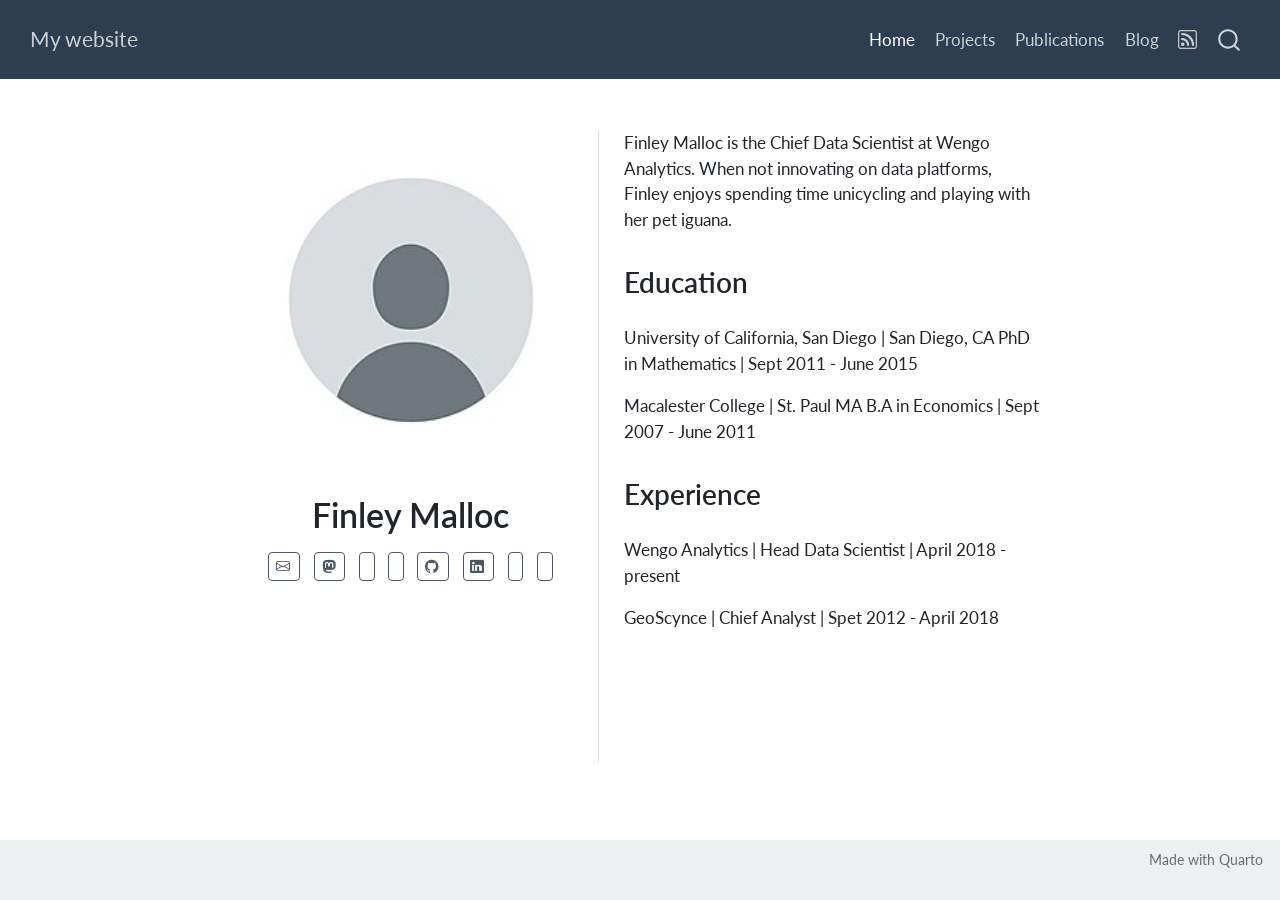
<file: index.html>
<!DOCTYPE html>
<html xmlns="http://www.w3.org/1999/xhtml" lang="en" xml:lang="en"><head>

<meta charset="utf-8">
<meta name="generator" content="quarto-1.10.19">

<meta name="viewport" content="width=device-width, initial-scale=1.0, user-scalable=yes">


<title>Finley Malloc – My website</title>
<style>
/* Default styles provided by pandoc.
** See https://pandoc.org/MANUAL.html#variables-for-html for config info.
*/
span.smallcaps{font-variant: small-caps;}
div.columns{display: flex; gap: 1.5em;}
div.column{flex: auto;}
@media screen {
div.columns{gap: min(4vw, 1.5em);}
div.column{overflow-x: auto;}
}
div.hanging-indent{margin-left: 1.5em; text-indent: -1.5em;}
ul.task-list{list-style: none;}
ul.task-list li input[type="checkbox"] {
  width: 0.8em;
  margin: 0 0.8em 0.2em -1em; /* quarto-specific, see https://github.com/quarto-dev/quarto-cli/issues/4556 */ 
  vertical-align: middle;
}
</style>


<script src="site_libs/quarto-nav/quarto-nav.js"></script>
<script src="site_libs/quarto-nav/headroom.min.js"></script>
<script src="site_libs/clipboard/clipboard.min.js"></script>
<script src="site_libs/quarto-search/autocomplete.umd.js"></script>
<script src="site_libs/quarto-search/fuse.min.js"></script>
<script src="site_libs/quarto-search/quarto-search.js"></script>
<meta name="quarto:offset" content="./">
<script src="site_libs/quarto-html/quarto.js" type="module"></script>
<script src="site_libs/quarto-html/tabsets/tabsets.js" type="module"></script>
<script src="site_libs/quarto-html/popper.min.js"></script>
<script src="site_libs/quarto-html/tippy.umd.min.js"></script>
<link href="site_libs/quarto-html/tippy.css" rel="stylesheet">
<link href="site_libs/quarto-html/quarto-syntax-highlighting-bf27225e3a48a9273f3daa8f8e829971.css" rel="stylesheet" id="quarto-text-highlighting-styles">
<script src="site_libs/bootstrap/bootstrap.min.js"></script>
<link href="site_libs/bootstrap/bootstrap-icons.css" rel="stylesheet">
<link href="site_libs/bootstrap/bootstrap-4fd7850a1767ea31e89535e87334439c.min.css" rel="stylesheet" append-hash="true" id="quarto-bootstrap" data-mode="light">
<script src="site_libs/quarto-contrib/iconify-2.1.0/iconify-icon.min.js"></script>
<script id="quarto-search-options" type="application/json">{
  "location": "navbar",
  "copy-button": false,
  "collapse-after": 3,
  "panel-placement": "end",
  "type": "overlay",
  "limit": 50,
  "keyboard-shortcut": [
    "f",
    "/",
    "s"
  ],
  "show-item-context": false,
  "language": {
    "search-no-results-text": "No results",
    "search-matching-documents-text": "matching documents",
    "search-copy-link-title": "Copy link to search",
    "search-hide-matches-text": "Hide additional matches",
    "search-more-match-text": "more match in this document",
    "search-more-matches-text": "more matches in this document",
    "search-clear-button-title": "Clear",
    "search-text-placeholder": "",
    "search-detached-cancel-button-title": "Cancel",
    "search-submit-button-title": "Submit",
    "search-label": "Search"
  }
}</script>


<link rel="stylesheet" href="styles.css">
<meta property="og:title" content="Finley Malloc – My website">
<meta property="og:description" content="I am a scientist">
<meta property="og:site_name" content="My website">
<meta name="twitter:title" content="Finley Malloc – My website">
<meta name="twitter:description" content="I am a scientist">
<meta name="twitter:card" content="summary">
</head>

<body class="nav-fixed fullcontent quarto-light">

<div id="quarto-search-results"></div>
  <header id="quarto-header" class="headroom fixed-top">
    <nav class="navbar navbar-expand-lg " data-bs-theme="dark">
      <div class="navbar-container container-fluid">
      <div class="navbar-brand-container mx-auto">
    <a class="navbar-brand" href="./index.html">
    <span class="navbar-title">My website</span>
    </a>
  </div>
            <div id="quarto-search" class="" title="Search"></div>
          <button class="navbar-toggler" type="button" data-bs-toggle="collapse" data-bs-target="#navbarCollapse" aria-controls="navbarCollapse" role="menu" aria-expanded="false" aria-label="Toggle navigation" onclick="if (window.quartoToggleHeadroom) { window.quartoToggleHeadroom(); }">
  <span class="navbar-toggler-icon"></span>
</button>
          <div class="collapse navbar-collapse" id="navbarCollapse">
            <ul class="navbar-nav navbar-nav-scroll ms-auto">
  <li class="nav-item">
    <a class="nav-link active" href="./index.html" aria-current="page"> 
<span class="menu-text">Home</span></a>
  </li>  
  <li class="nav-item">
    <a class="nav-link" href="./Projects.html"> 
<span class="menu-text">Projects</span></a>
  </li>  
  <li class="nav-item">
    <a class="nav-link" href="./Publications.html"> 
<span class="menu-text">Publications</span></a>
  </li>  
  <li class="nav-item">
    <a class="nav-link" href="./Blog.html"> 
<span class="menu-text">Blog</span></a>
  </li>  
  <li class="nav-item compact">
    <a class="nav-link" href="./index.xml"> <i class="bi bi-rss" role="img">
</i> 
<span class="menu-text"></span></a>
  </li>  
</ul>
          </div> <!-- /navcollapse -->
            <div class="quarto-navbar-tools">
</div>
      </div> <!-- /container-fluid -->
    </nav>
</header>
<!-- content -->
<div id="quarto-content" class="quarto-container page-columns page-rows-contents page-layout-article page-navbar">
<!-- sidebar -->
<!-- margin-sidebar -->
    
<!-- main -->
<div class="quarto-about-trestles">
  <div class="about-entity">
    <img src="avatar.jpg" class="about-image
  rounded " style="width: 20em;">
<header id="title-block-header" class="quarto-title-block default">
<div class="quarto-title">
<h1 class="title">Finley Malloc</h1>
</div>
<div class="quarto-title-meta">
  </div>
</header>
    <div class="about-links">
  <a href="mailto: test@example.com" class="about-link" rel="" target="">
    <i class="bi bi-envelope"></i>
     <span class="about-link-text"></span>
  </a>
  <a href="https://joinmastodon.org" class="about-link" rel="" target="">
    <i class="bi bi-mastodon"></i>
     <span class="about-link-text"></span>
  </a>
  <a href="https://bsky.app" class="about-link" rel="" target="">
     <span class="about-link-text"><iconify-icon role="img" inline="" icon="fa6-brands:bluesky" aria-label="Icon bluesky from fa6-brands Iconify.design set." title="BlueSky"></iconify-icon></span>
  </a>
  <a href="https://x.com" class="about-link" rel="" target="">
     <span class="about-link-text"><iconify-icon role="img" inline="" icon="fa6-brands:x-twitter" aria-label="Icon x-twitter from fa6-brands Iconify.design set." title="Twitter"></iconify-icon></span>
  </a>
  <a href="https://github.com" class="about-link" rel="" target="">
    <i class="bi bi-github"></i>
     <span class="about-link-text"></span>
  </a>
  <a href="https://linkedin.com/" class="about-link" rel="" target="">
    <i class="bi bi-linkedin"></i>
     <span class="about-link-text"></span>
  </a>
  <a href="https://scholar.google.com" class="about-link" rel="" target="">
     <span class="about-link-text"><iconify-icon role="img" inline="" icon="academicons:google-scholar-square" style="font-size: 1.2em;" aria-label="Icon google-scholar-square from academicons Iconify.design set." title="Scholar"></iconify-icon></span>
  </a>
  <a href="https://orcid.org/" class="about-link" rel="" target="">
     <span class="about-link-text"><iconify-icon role="img" inline="" icon="fa6-brands:orcid" style="font-size: 1.2em;" aria-label="Icon orcid from fa6-brands Iconify.design set." title="ORCID"></iconify-icon></span>
  </a>
</div>
  </div>
  <div class="about-contents"><main class="content" id="quarto-document-content">
<p>Finley Malloc is the Chief Data Scientist at Wengo Analytics. When not innovating on data platforms, Finley enjoys spending time unicycling and playing with her pet iguana.</p>
<section id="education" class="level2">
<h2 data-anchor-id="education">Education</h2>
<p>University of California, San Diego | San Diego, CA PhD in Mathematics | Sept 2011 - June 2015</p>
<p>Macalester College | St.&nbsp;Paul MA B.A in Economics | Sept 2007 - June 2011</p>
</section>
<section id="experience" class="level2">
<h2 data-anchor-id="experience">Experience</h2>
<p>Wengo Analytics | Head Data Scientist | April 2018 - present</p>
<p>GeoScynce | Chief Analyst | Spet 2012 - April 2018</p>


</section>
</main></div>
</div>
 <!-- /main -->
<script id="quarto-html-after-body" type="application/javascript">
  window.document.addEventListener("DOMContentLoaded", function (event) {
    const isCodeAnnotation = (el) => {
      for (const clz of el.classList) {
        if (clz.startsWith('code-annotation-')) {                     
          return true;
        }
      }
      return false;
    }
    const onCopySuccess = function(e) {
      // button target
      const button = e.trigger;
      // don't keep focus
      button.blur();
      // flash "checked"
      button.classList.add('code-copy-button-checked');
      var currentTitle = button.getAttribute("title");
      button.setAttribute("title", "Copied!");
      let tooltip;
      if (window.bootstrap) {
        button.setAttribute("data-bs-toggle", "tooltip");
        button.setAttribute("data-bs-placement", "left");
        button.setAttribute("data-bs-title", "Copied!");
        tooltip = new bootstrap.Tooltip(button, 
          { trigger: "manual", 
            customClass: "code-copy-button-tooltip",
            offset: [0, -8]});
        tooltip.show();    
      }
      setTimeout(function() {
        if (tooltip) {
          tooltip.hide();
          button.removeAttribute("data-bs-title");
          button.removeAttribute("data-bs-toggle");
          button.removeAttribute("data-bs-placement");
        }
        button.setAttribute("title", currentTitle);
        button.classList.remove('code-copy-button-checked');
      }, 1000);
      // clear code selection
      e.clearSelection();
    }
    const getTextToCopy = function(trigger) {
      const outerScaffold = trigger.parentElement.cloneNode(true);
      const codeEl = outerScaffold.querySelector('code');
      for (const childEl of codeEl.children) {
        if (isCodeAnnotation(childEl)) {
          childEl.remove();
        }
      }
      return codeEl.innerText;
    }
    const clipboard = new window.ClipboardJS('.code-copy-button:not([data-in-quarto-modal])', {
      text: getTextToCopy
    });
    clipboard.on('success', onCopySuccess);
    if (window.document.getElementById('quarto-embedded-source-code-modal')) {
      const clipboardModal = new window.ClipboardJS('.code-copy-button[data-in-quarto-modal]', {
        text: getTextToCopy,
        container: window.document.getElementById('quarto-embedded-source-code-modal')
      });
      clipboardModal.on('success', onCopySuccess);
    }
      var localhostRegex = new RegExp(/^(?:http|https):\/\/localhost\:?[0-9]*\//);
      var mailtoRegex = new RegExp(/^mailto:/);
        var filterRegex = new RegExp("https:\/\/pakillo\.github\.io\/academic-website-template-Quarto");
      var isInternal = (href) => {
          return filterRegex.test(href) || localhostRegex.test(href) || mailtoRegex.test(href);
      }
      // Inspect non-navigation links and adorn them if external
     var links = window.document.querySelectorAll('a[href]:not(.nav-link):not(.navbar-brand):not(.toc-action):not(.sidebar-link):not(.sidebar-item-toggle):not(.pagination-link):not(.no-external):not([aria-hidden]):not(.dropdown-item):not(.quarto-navigation-tool):not(.about-link)');
      for (var i=0; i<links.length; i++) {
        const link = links[i];
        if (!isInternal(link.href)) {
          // undo the damage that might have been done by quarto-nav.js in the case of
          // links that we want to consider external
          if (link.dataset.originalHref !== undefined) {
            link.href = link.dataset.originalHref;
          }
        }
      }
    function tippyHover(el, contentFn, onTriggerFn, onUntriggerFn) {
      const config = {
        allowHTML: true,
        maxWidth: 500,
        delay: 100,
        arrow: false,
        appendTo: function(el) {
            return el.parentElement;
        },
        interactive: true,
        interactiveBorder: 10,
        theme: 'quarto',
        placement: 'bottom-start',
      };
      if (contentFn) {
        config.content = contentFn;
      }
      if (onTriggerFn) {
        config.onTrigger = onTriggerFn;
      }
      if (onUntriggerFn) {
        config.onUntrigger = onUntriggerFn;
      }
      window.tippy(el, config); 
    }
    const noterefs = window.document.querySelectorAll('a[role="doc-noteref"]');
    for (var i=0; i<noterefs.length; i++) {
      const ref = noterefs[i];
      tippyHover(ref, function() {
        // use id or data attribute instead here
        let href = ref.getAttribute('data-footnote-href') || ref.getAttribute('href');
        try { href = new URL(href).hash; } catch {}
        const id = href.replace(/^#\/?/, "");
        const note = window.document.getElementById(id);
        if (note) {
          return note.innerHTML;
        } else {
          return "";
        }
      });
    }
    const xrefs = window.document.querySelectorAll('a.quarto-xref');
    const processXRef = (id, note) => {
      // Strip column container classes
      const stripColumnClz = (el) => {
        el.classList.remove("page-full", "page-columns");
        if (el.children) {
          for (const child of el.children) {
            stripColumnClz(child);
          }
        }
      }
      stripColumnClz(note)
      if (id === null || id.startsWith('sec-')) {
        // Special case sections, only their first couple elements
        const container = document.createElement("div");
        if (note.children && note.children.length > 2) {
          container.appendChild(note.children[0].cloneNode(true));
          for (let i = 1; i < note.children.length; i++) {
            const child = note.children[i];
            if (child.tagName === "P" && child.innerText === "") {
              continue;
            } else {
              container.appendChild(child.cloneNode(true));
              break;
            }
          }
          if (window.Quarto?.typesetMath) {
            window.Quarto.typesetMath(container);
          }
          return container.innerHTML
        } else {
          if (window.Quarto?.typesetMath) {
            window.Quarto.typesetMath(note);
          }
          return note.innerHTML;
        }
      } else {
        // Remove any anchor links if they are present
        const anchorLink = note.querySelector('a.anchorjs-link');
        if (anchorLink) {
          anchorLink.remove();
        }
        if (window.Quarto?.typesetMath) {
          window.Quarto.typesetMath(note);
        }
        if (note.classList.contains("callout")) {
          return note.outerHTML;
        } else {
          return note.innerHTML;
        }
      }
    }
    for (var i=0; i<xrefs.length; i++) {
      const xref = xrefs[i];
      tippyHover(xref, undefined, function(instance) {
        instance.disable();
        let url = xref.getAttribute('href');
        let hash = undefined; 
        if (url.startsWith('#')) {
          hash = url;
        } else {
          try { hash = new URL(url).hash; } catch {}
        }
        if (hash) {
          const id = hash.replace(/^#\/?/, "");
          const note = window.document.getElementById(id);
          if (note !== null) {
            try {
              const html = processXRef(id, note.cloneNode(true));
              instance.setContent(html);
            } finally {
              instance.enable();
              instance.show();
            }
          } else {
            // See if we can fetch this
            fetch(url.split('#')[0])
            .then(res => res.text())
            .then(html => {
              const parser = new DOMParser();
              const htmlDoc = parser.parseFromString(html, "text/html");
              const note = htmlDoc.getElementById(id);
              if (note !== null) {
                const html = processXRef(id, note);
                instance.setContent(html);
              } 
            }).finally(() => {
              instance.enable();
              instance.show();
            });
          }
        } else {
          // See if we can fetch a full url (with no hash to target)
          // This is a special case and we should probably do some content thinning / targeting
          fetch(url)
          .then(res => res.text())
          .then(html => {
            const parser = new DOMParser();
            const htmlDoc = parser.parseFromString(html, "text/html");
            const note = htmlDoc.querySelector('main.content');
            if (note !== null) {
              // This should only happen for chapter cross references
              // (since there is no id in the URL)
              // remove the first header
              if (note.children.length > 0 && note.children[0].tagName === "HEADER") {
                note.children[0].remove();
              }
              const html = processXRef(null, note);
              instance.setContent(html);
            } 
          }).finally(() => {
            instance.enable();
            instance.show();
          });
        }
      }, function(instance) {
      });
    }
        let selectedAnnoteEl;
        const selectorForAnnotation = ( cell, annotation) => {
          let cellAttr = 'data-code-cell="' + cell + '"';
          let lineAttr = 'data-code-annotation="' +  annotation + '"';
          const selector = 'span[' + cellAttr + '][' + lineAttr + ']';
          return selector;
        }
        const selectCodeLines = (annoteEl) => {
          const doc = window.document;
          const targetCell = annoteEl.getAttribute("data-target-cell");
          const targetAnnotation = annoteEl.getAttribute("data-target-annotation");
          const annoteSpan = window.document.querySelector(selectorForAnnotation(targetCell, targetAnnotation));
          const lines = annoteSpan.getAttribute("data-code-lines").split(",");
          const lineIds = lines.map((line) => {
            return targetCell + "-" + line;
          })
          let top = null;
          let height = null;
          let parent = null;
          if (lineIds.length > 0) {
              //compute the position of the single el (top and bottom and make a div)
              const el = window.document.getElementById(lineIds[0]);
              top = el.offsetTop;
              height = el.offsetHeight;
              parent = el.parentElement.parentElement;
            if (lineIds.length > 1) {
              const lastEl = window.document.getElementById(lineIds[lineIds.length - 1]);
              const bottom = lastEl.offsetTop + lastEl.offsetHeight;
              height = bottom - top;
            }
            if (top !== null && height !== null && parent !== null) {
              // cook up a div (if necessary) and position it 
              let div = window.document.getElementById("code-annotation-line-highlight");
              if (div === null) {
                div = window.document.createElement("div");
                div.setAttribute("id", "code-annotation-line-highlight");
                div.style.position = 'absolute';
                parent.appendChild(div);
              }
              div.style.top = top - 2 + "px";
              div.style.height = height + 4 + "px";
              div.style.left = 0;
              let gutterDiv = window.document.getElementById("code-annotation-line-highlight-gutter");
              if (gutterDiv === null) {
                gutterDiv = window.document.createElement("div");
                gutterDiv.setAttribute("id", "code-annotation-line-highlight-gutter");
                gutterDiv.style.position = 'absolute';
                const codeCell = window.document.getElementById(targetCell);
                const gutter = codeCell.querySelector('.code-annotation-gutter');
                gutter.appendChild(gutterDiv);
              }
              gutterDiv.style.top = top - 2 + "px";
              gutterDiv.style.height = height + 4 + "px";
            }
            selectedAnnoteEl = annoteEl;
          }
        };
        const unselectCodeLines = () => {
          const elementsIds = ["code-annotation-line-highlight", "code-annotation-line-highlight-gutter"];
          elementsIds.forEach((elId) => {
            const div = window.document.getElementById(elId);
            if (div) {
              div.remove();
            }
          });
          selectedAnnoteEl = undefined;
        };
          // Handle positioning of the toggle
      window.addEventListener(
        "resize",
        throttle(() => {
          elRect = undefined;
          if (selectedAnnoteEl) {
            selectCodeLines(selectedAnnoteEl);
          }
        }, 10)
      );
      function throttle(fn, ms) {
      let throttle = false;
      let timer;
        return (...args) => {
          if(!throttle) { // first call gets through
              fn.apply(this, args);
              throttle = true;
          } else { // all the others get throttled
              if(timer) clearTimeout(timer); // cancel #2
              timer = setTimeout(() => {
                fn.apply(this, args);
                timer = throttle = false;
              }, ms);
          }
        };
      }
        // Attach click handler to the DT
        const annoteDls = window.document.querySelectorAll('dt[data-target-cell]');
        for (const annoteDlNode of annoteDls) {
          annoteDlNode.addEventListener('click', (event) => {
            const clickedEl = event.target;
            if (clickedEl !== selectedAnnoteEl) {
              unselectCodeLines();
              const activeEl = window.document.querySelector('dt[data-target-cell].code-annotation-active');
              if (activeEl) {
                activeEl.classList.remove('code-annotation-active');
              }
              selectCodeLines(clickedEl);
              clickedEl.classList.add('code-annotation-active');
            } else {
              // Unselect the line
              unselectCodeLines();
              clickedEl.classList.remove('code-annotation-active');
            }
          });
        }
    const findCites = (el) => {
      const parentEl = el.parentElement;
      if (parentEl) {
        const cites = parentEl.dataset.cites;
        if (cites) {
          return {
            el,
            cites: cites.split(' ')
          };
        } else {
          return findCites(el.parentElement)
        }
      } else {
        return undefined;
      }
    };
    var bibliorefs = window.document.querySelectorAll('a[role="doc-biblioref"]');
    for (var i=0; i<bibliorefs.length; i++) {
      const ref = bibliorefs[i];
      const citeInfo = findCites(ref);
      if (citeInfo) {
        tippyHover(citeInfo.el, function() {
          var popup = window.document.createElement('div');
          citeInfo.cites.forEach(function(cite) {
            var citeDiv = window.document.createElement('div');
            citeDiv.classList.add('hanging-indent');
            citeDiv.classList.add('csl-entry');
            var biblioDiv = window.document.getElementById('ref-' + cite);
            if (biblioDiv) {
              citeDiv.innerHTML = biblioDiv.innerHTML;
            }
            popup.appendChild(citeDiv);
          });
          return popup.innerHTML;
        });
      }
    }
  });
  </script>
</div> <!-- /content -->
<footer class="footer">
  <div class="nav-footer">
    <div class="nav-footer-left">
      &nbsp;
    </div>   
    <div class="nav-footer-center">
      &nbsp;
    </div>
    <div class="nav-footer-right">
<p>Made with Quarto</p>
</div>
  </div>
</footer>




</body></html>
</file>
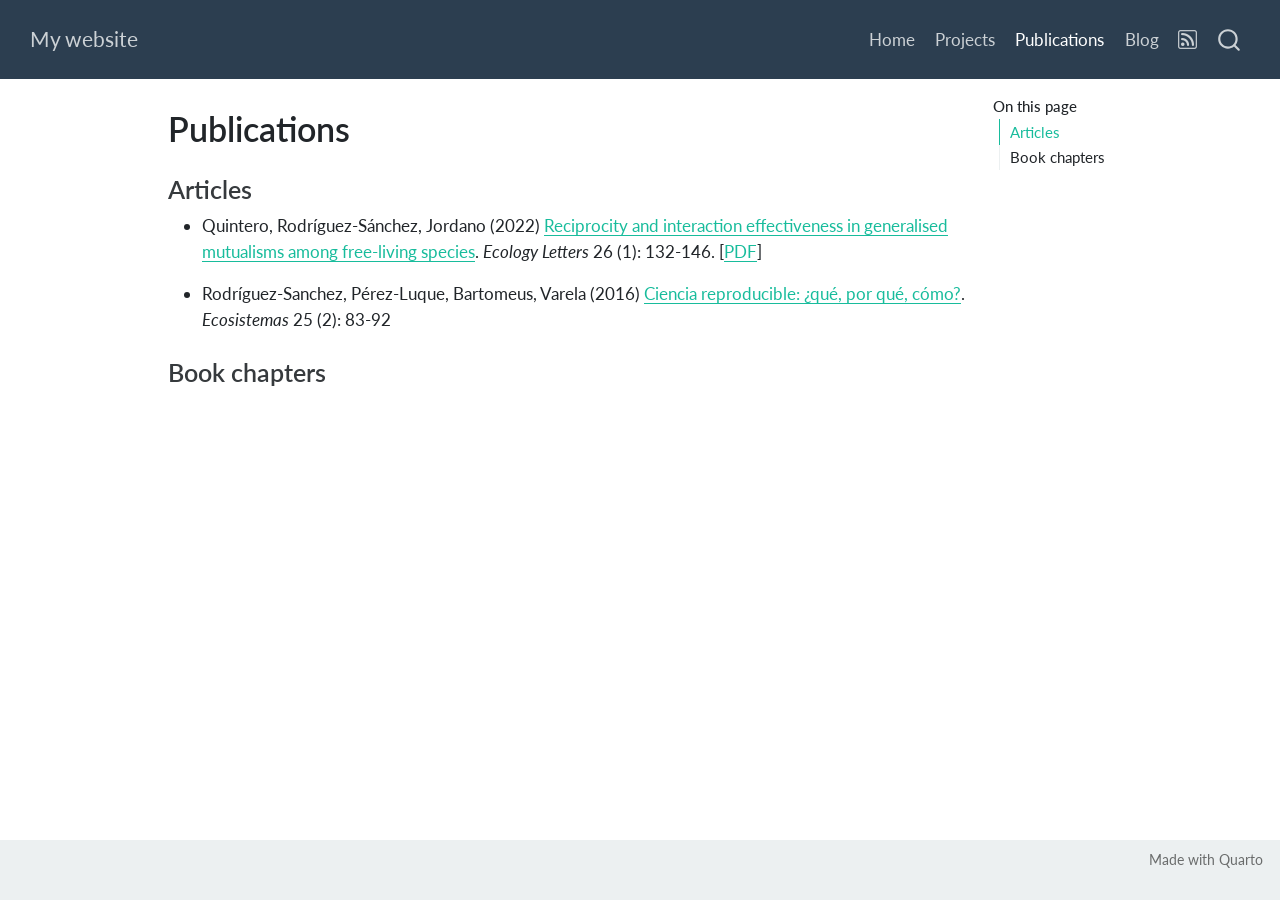
<file: Publications.html>
<!DOCTYPE html>
<html xmlns="http://www.w3.org/1999/xhtml" lang="en" xml:lang="en"><head>

<meta charset="utf-8">
<meta name="generator" content="quarto-1.10.19">

<meta name="viewport" content="width=device-width, initial-scale=1.0, user-scalable=yes">


<title>Publications – My website</title>
<style>
/* Default styles provided by pandoc.
** See https://pandoc.org/MANUAL.html#variables-for-html for config info.
*/
span.smallcaps{font-variant: small-caps;}
div.columns{display: flex; gap: 1.5em;}
div.column{flex: auto;}
@media screen {
div.columns{gap: min(4vw, 1.5em);}
div.column{overflow-x: auto;}
}
div.hanging-indent{margin-left: 1.5em; text-indent: -1.5em;}
ul.task-list{list-style: none;}
ul.task-list li input[type="checkbox"] {
  width: 0.8em;
  margin: 0 0.8em 0.2em -1em; /* quarto-specific, see https://github.com/quarto-dev/quarto-cli/issues/4556 */ 
  vertical-align: middle;
}
</style>


<script src="site_libs/quarto-nav/quarto-nav.js"></script>
<script src="site_libs/quarto-nav/headroom.min.js"></script>
<script src="site_libs/clipboard/clipboard.min.js"></script>
<script src="site_libs/quarto-search/autocomplete.umd.js"></script>
<script src="site_libs/quarto-search/fuse.min.js"></script>
<script src="site_libs/quarto-search/quarto-search.js"></script>
<meta name="quarto:offset" content="./">
<script src="site_libs/quarto-html/quarto.js" type="module"></script>
<script src="site_libs/quarto-html/tabsets/tabsets.js" type="module"></script>
<script src="site_libs/quarto-html/popper.min.js"></script>
<script src="site_libs/quarto-html/tippy.umd.min.js"></script>
<script src="site_libs/quarto-html/anchor.min.js"></script>
<link href="site_libs/quarto-html/tippy.css" rel="stylesheet">
<link href="site_libs/quarto-html/quarto-syntax-highlighting-bf27225e3a48a9273f3daa8f8e829971.css" rel="stylesheet" id="quarto-text-highlighting-styles">
<script src="site_libs/bootstrap/bootstrap.min.js"></script>
<link href="site_libs/bootstrap/bootstrap-icons.css" rel="stylesheet">
<link href="site_libs/bootstrap/bootstrap-4fd7850a1767ea31e89535e87334439c.min.css" rel="stylesheet" append-hash="true" id="quarto-bootstrap" data-mode="light">
<script id="quarto-search-options" type="application/json">{
  "location": "navbar",
  "copy-button": false,
  "collapse-after": 3,
  "panel-placement": "end",
  "type": "overlay",
  "limit": 50,
  "keyboard-shortcut": [
    "f",
    "/",
    "s"
  ],
  "show-item-context": false,
  "language": {
    "search-no-results-text": "No results",
    "search-matching-documents-text": "matching documents",
    "search-copy-link-title": "Copy link to search",
    "search-hide-matches-text": "Hide additional matches",
    "search-more-match-text": "more match in this document",
    "search-more-matches-text": "more matches in this document",
    "search-clear-button-title": "Clear",
    "search-text-placeholder": "",
    "search-detached-cancel-button-title": "Cancel",
    "search-submit-button-title": "Submit",
    "search-label": "Search"
  }
}</script>


<link rel="stylesheet" href="styles.css">
<meta property="og:title" content="Publications – My website">
<meta property="og:site_name" content="My website">
<meta name="twitter:title" content="Publications – My website">
<meta name="twitter:card" content="summary">
</head>

<body class="nav-fixed quarto-light">

<div id="quarto-search-results"></div>
  <header id="quarto-header" class="headroom fixed-top">
    <nav class="navbar navbar-expand-lg " data-bs-theme="dark">
      <div class="navbar-container container-fluid">
      <div class="navbar-brand-container mx-auto">
    <a class="navbar-brand" href="./index.html">
    <span class="navbar-title">My website</span>
    </a>
  </div>
            <div id="quarto-search" class="" title="Search"></div>
          <button class="navbar-toggler" type="button" data-bs-toggle="collapse" data-bs-target="#navbarCollapse" aria-controls="navbarCollapse" role="menu" aria-expanded="false" aria-label="Toggle navigation" onclick="if (window.quartoToggleHeadroom) { window.quartoToggleHeadroom(); }">
  <span class="navbar-toggler-icon"></span>
</button>
          <div class="collapse navbar-collapse" id="navbarCollapse">
            <ul class="navbar-nav navbar-nav-scroll ms-auto">
  <li class="nav-item">
    <a class="nav-link" href="./index.html"> 
<span class="menu-text">Home</span></a>
  </li>  
  <li class="nav-item">
    <a class="nav-link" href="./Projects.html"> 
<span class="menu-text">Projects</span></a>
  </li>  
  <li class="nav-item">
    <a class="nav-link active" href="./Publications.html" aria-current="page"> 
<span class="menu-text">Publications</span></a>
  </li>  
  <li class="nav-item">
    <a class="nav-link" href="./Blog.html"> 
<span class="menu-text">Blog</span></a>
  </li>  
  <li class="nav-item compact">
    <a class="nav-link" href="./index.xml"> <i class="bi bi-rss" role="img">
</i> 
<span class="menu-text"></span></a>
  </li>  
</ul>
          </div> <!-- /navcollapse -->
            <div class="quarto-navbar-tools">
</div>
      </div> <!-- /container-fluid -->
    </nav>
</header>
<!-- content -->
<div id="quarto-content" class="quarto-container page-columns page-rows-contents page-layout-article page-navbar">
<!-- sidebar -->
<!-- margin-sidebar -->
    <div id="quarto-margin-sidebar" class="sidebar margin-sidebar">
        <nav id="TOC" role="doc-toc" class="toc-active">
    <h2 id="toc-title">On this page</h2>
   
  <ul>
  <li><a href="#articles" id="toc-articles" class="nav-link active" data-scroll-target="#articles">Articles</a></li>
  <li><a href="#book-chapters" id="toc-book-chapters" class="nav-link" data-scroll-target="#book-chapters">Book chapters</a></li>
  </ul>
</nav>
    </div>
<!-- main -->
<main class="content" id="quarto-document-content">

<header id="title-block-header" class="quarto-title-block default">
<div class="quarto-title">
<h1 class="title">Publications</h1>
</div>



<div class="quarto-title-meta">

    
  
    
  </div>
  


</header>


<section id="articles" class="level3">
<h3 class="anchored" data-anchor-id="articles">Articles</h3>
<ul>
<li><p>Quintero, Rodríguez‐Sánchez, Jordano (2022) <a href="https://doi.org/10.1111/ele.14141">Reciprocity and interaction effectiveness in generalised mutualisms among free‐living species</a>. <em>Ecology Letters</em> 26 (1): 132-146. [<a href="https://onlinelibrary.wiley.com/doi/pdf/10.1111/ele.14141">PDF</a>]</p></li>
<li><p>Rodríguez-Sanchez, Pérez-Luque, Bartomeus, Varela (2016) <a href="https://doi.org/10.7818/ECOS.2016.25-2.11">Ciencia reproducible: ¿qué, por qué, cómo?</a>. <em>Ecosistemas</em> 25 (2): 83-92</p></li>
</ul>
</section>
<section id="book-chapters" class="level3">
<h3 class="anchored" data-anchor-id="book-chapters">Book chapters</h3>


</section>

</main> <!-- /main -->
<script id="quarto-html-after-body" type="application/javascript">
  window.document.addEventListener("DOMContentLoaded", function (event) {
    const icon = "";
    const anchorJS = new window.AnchorJS();
    anchorJS.options = {
      placement: 'right',
      icon: icon
    };
    anchorJS.add('.anchored');
    const isCodeAnnotation = (el) => {
      for (const clz of el.classList) {
        if (clz.startsWith('code-annotation-')) {                     
          return true;
        }
      }
      return false;
    }
    const onCopySuccess = function(e) {
      // button target
      const button = e.trigger;
      // don't keep focus
      button.blur();
      // flash "checked"
      button.classList.add('code-copy-button-checked');
      var currentTitle = button.getAttribute("title");
      button.setAttribute("title", "Copied!");
      let tooltip;
      if (window.bootstrap) {
        button.setAttribute("data-bs-toggle", "tooltip");
        button.setAttribute("data-bs-placement", "left");
        button.setAttribute("data-bs-title", "Copied!");
        tooltip = new bootstrap.Tooltip(button, 
          { trigger: "manual", 
            customClass: "code-copy-button-tooltip",
            offset: [0, -8]});
        tooltip.show();    
      }
      setTimeout(function() {
        if (tooltip) {
          tooltip.hide();
          button.removeAttribute("data-bs-title");
          button.removeAttribute("data-bs-toggle");
          button.removeAttribute("data-bs-placement");
        }
        button.setAttribute("title", currentTitle);
        button.classList.remove('code-copy-button-checked');
      }, 1000);
      // clear code selection
      e.clearSelection();
    }
    const getTextToCopy = function(trigger) {
      const outerScaffold = trigger.parentElement.cloneNode(true);
      const codeEl = outerScaffold.querySelector('code');
      for (const childEl of codeEl.children) {
        if (isCodeAnnotation(childEl)) {
          childEl.remove();
        }
      }
      return codeEl.innerText;
    }
    const clipboard = new window.ClipboardJS('.code-copy-button:not([data-in-quarto-modal])', {
      text: getTextToCopy
    });
    clipboard.on('success', onCopySuccess);
    if (window.document.getElementById('quarto-embedded-source-code-modal')) {
      const clipboardModal = new window.ClipboardJS('.code-copy-button[data-in-quarto-modal]', {
        text: getTextToCopy,
        container: window.document.getElementById('quarto-embedded-source-code-modal')
      });
      clipboardModal.on('success', onCopySuccess);
    }
      var localhostRegex = new RegExp(/^(?:http|https):\/\/localhost\:?[0-9]*\//);
      var mailtoRegex = new RegExp(/^mailto:/);
        var filterRegex = new RegExp("https:\/\/pakillo\.github\.io\/academic-website-template-Quarto");
      var isInternal = (href) => {
          return filterRegex.test(href) || localhostRegex.test(href) || mailtoRegex.test(href);
      }
      // Inspect non-navigation links and adorn them if external
     var links = window.document.querySelectorAll('a[href]:not(.nav-link):not(.navbar-brand):not(.toc-action):not(.sidebar-link):not(.sidebar-item-toggle):not(.pagination-link):not(.no-external):not([aria-hidden]):not(.dropdown-item):not(.quarto-navigation-tool):not(.about-link)');
      for (var i=0; i<links.length; i++) {
        const link = links[i];
        if (!isInternal(link.href)) {
          // undo the damage that might have been done by quarto-nav.js in the case of
          // links that we want to consider external
          if (link.dataset.originalHref !== undefined) {
            link.href = link.dataset.originalHref;
          }
        }
      }
    function tippyHover(el, contentFn, onTriggerFn, onUntriggerFn) {
      const config = {
        allowHTML: true,
        maxWidth: 500,
        delay: 100,
        arrow: false,
        appendTo: function(el) {
            return el.parentElement;
        },
        interactive: true,
        interactiveBorder: 10,
        theme: 'quarto',
        placement: 'bottom-start',
      };
      if (contentFn) {
        config.content = contentFn;
      }
      if (onTriggerFn) {
        config.onTrigger = onTriggerFn;
      }
      if (onUntriggerFn) {
        config.onUntrigger = onUntriggerFn;
      }
      window.tippy(el, config); 
    }
    const noterefs = window.document.querySelectorAll('a[role="doc-noteref"]');
    for (var i=0; i<noterefs.length; i++) {
      const ref = noterefs[i];
      tippyHover(ref, function() {
        // use id or data attribute instead here
        let href = ref.getAttribute('data-footnote-href') || ref.getAttribute('href');
        try { href = new URL(href).hash; } catch {}
        const id = href.replace(/^#\/?/, "");
        const note = window.document.getElementById(id);
        if (note) {
          return note.innerHTML;
        } else {
          return "";
        }
      });
    }
    const xrefs = window.document.querySelectorAll('a.quarto-xref');
    const processXRef = (id, note) => {
      // Strip column container classes
      const stripColumnClz = (el) => {
        el.classList.remove("page-full", "page-columns");
        if (el.children) {
          for (const child of el.children) {
            stripColumnClz(child);
          }
        }
      }
      stripColumnClz(note)
      if (id === null || id.startsWith('sec-')) {
        // Special case sections, only their first couple elements
        const container = document.createElement("div");
        if (note.children && note.children.length > 2) {
          container.appendChild(note.children[0].cloneNode(true));
          for (let i = 1; i < note.children.length; i++) {
            const child = note.children[i];
            if (child.tagName === "P" && child.innerText === "") {
              continue;
            } else {
              container.appendChild(child.cloneNode(true));
              break;
            }
          }
          if (window.Quarto?.typesetMath) {
            window.Quarto.typesetMath(container);
          }
          return container.innerHTML
        } else {
          if (window.Quarto?.typesetMath) {
            window.Quarto.typesetMath(note);
          }
          return note.innerHTML;
        }
      } else {
        // Remove any anchor links if they are present
        const anchorLink = note.querySelector('a.anchorjs-link');
        if (anchorLink) {
          anchorLink.remove();
        }
        if (window.Quarto?.typesetMath) {
          window.Quarto.typesetMath(note);
        }
        if (note.classList.contains("callout")) {
          return note.outerHTML;
        } else {
          return note.innerHTML;
        }
      }
    }
    for (var i=0; i<xrefs.length; i++) {
      const xref = xrefs[i];
      tippyHover(xref, undefined, function(instance) {
        instance.disable();
        let url = xref.getAttribute('href');
        let hash = undefined; 
        if (url.startsWith('#')) {
          hash = url;
        } else {
          try { hash = new URL(url).hash; } catch {}
        }
        if (hash) {
          const id = hash.replace(/^#\/?/, "");
          const note = window.document.getElementById(id);
          if (note !== null) {
            try {
              const html = processXRef(id, note.cloneNode(true));
              instance.setContent(html);
            } finally {
              instance.enable();
              instance.show();
            }
          } else {
            // See if we can fetch this
            fetch(url.split('#')[0])
            .then(res => res.text())
            .then(html => {
              const parser = new DOMParser();
              const htmlDoc = parser.parseFromString(html, "text/html");
              const note = htmlDoc.getElementById(id);
              if (note !== null) {
                const html = processXRef(id, note);
                instance.setContent(html);
              } 
            }).finally(() => {
              instance.enable();
              instance.show();
            });
          }
        } else {
          // See if we can fetch a full url (with no hash to target)
          // This is a special case and we should probably do some content thinning / targeting
          fetch(url)
          .then(res => res.text())
          .then(html => {
            const parser = new DOMParser();
            const htmlDoc = parser.parseFromString(html, "text/html");
            const note = htmlDoc.querySelector('main.content');
            if (note !== null) {
              // This should only happen for chapter cross references
              // (since there is no id in the URL)
              // remove the first header
              if (note.children.length > 0 && note.children[0].tagName === "HEADER") {
                note.children[0].remove();
              }
              const html = processXRef(null, note);
              instance.setContent(html);
            } 
          }).finally(() => {
            instance.enable();
            instance.show();
          });
        }
      }, function(instance) {
      });
    }
        let selectedAnnoteEl;
        const selectorForAnnotation = ( cell, annotation) => {
          let cellAttr = 'data-code-cell="' + cell + '"';
          let lineAttr = 'data-code-annotation="' +  annotation + '"';
          const selector = 'span[' + cellAttr + '][' + lineAttr + ']';
          return selector;
        }
        const selectCodeLines = (annoteEl) => {
          const doc = window.document;
          const targetCell = annoteEl.getAttribute("data-target-cell");
          const targetAnnotation = annoteEl.getAttribute("data-target-annotation");
          const annoteSpan = window.document.querySelector(selectorForAnnotation(targetCell, targetAnnotation));
          const lines = annoteSpan.getAttribute("data-code-lines").split(",");
          const lineIds = lines.map((line) => {
            return targetCell + "-" + line;
          })
          let top = null;
          let height = null;
          let parent = null;
          if (lineIds.length > 0) {
              //compute the position of the single el (top and bottom and make a div)
              const el = window.document.getElementById(lineIds[0]);
              top = el.offsetTop;
              height = el.offsetHeight;
              parent = el.parentElement.parentElement;
            if (lineIds.length > 1) {
              const lastEl = window.document.getElementById(lineIds[lineIds.length - 1]);
              const bottom = lastEl.offsetTop + lastEl.offsetHeight;
              height = bottom - top;
            }
            if (top !== null && height !== null && parent !== null) {
              // cook up a div (if necessary) and position it 
              let div = window.document.getElementById("code-annotation-line-highlight");
              if (div === null) {
                div = window.document.createElement("div");
                div.setAttribute("id", "code-annotation-line-highlight");
                div.style.position = 'absolute';
                parent.appendChild(div);
              }
              div.style.top = top - 2 + "px";
              div.style.height = height + 4 + "px";
              div.style.left = 0;
              let gutterDiv = window.document.getElementById("code-annotation-line-highlight-gutter");
              if (gutterDiv === null) {
                gutterDiv = window.document.createElement("div");
                gutterDiv.setAttribute("id", "code-annotation-line-highlight-gutter");
                gutterDiv.style.position = 'absolute';
                const codeCell = window.document.getElementById(targetCell);
                const gutter = codeCell.querySelector('.code-annotation-gutter');
                gutter.appendChild(gutterDiv);
              }
              gutterDiv.style.top = top - 2 + "px";
              gutterDiv.style.height = height + 4 + "px";
            }
            selectedAnnoteEl = annoteEl;
          }
        };
        const unselectCodeLines = () => {
          const elementsIds = ["code-annotation-line-highlight", "code-annotation-line-highlight-gutter"];
          elementsIds.forEach((elId) => {
            const div = window.document.getElementById(elId);
            if (div) {
              div.remove();
            }
          });
          selectedAnnoteEl = undefined;
        };
          // Handle positioning of the toggle
      window.addEventListener(
        "resize",
        throttle(() => {
          elRect = undefined;
          if (selectedAnnoteEl) {
            selectCodeLines(selectedAnnoteEl);
          }
        }, 10)
      );
      function throttle(fn, ms) {
      let throttle = false;
      let timer;
        return (...args) => {
          if(!throttle) { // first call gets through
              fn.apply(this, args);
              throttle = true;
          } else { // all the others get throttled
              if(timer) clearTimeout(timer); // cancel #2
              timer = setTimeout(() => {
                fn.apply(this, args);
                timer = throttle = false;
              }, ms);
          }
        };
      }
        // Attach click handler to the DT
        const annoteDls = window.document.querySelectorAll('dt[data-target-cell]');
        for (const annoteDlNode of annoteDls) {
          annoteDlNode.addEventListener('click', (event) => {
            const clickedEl = event.target;
            if (clickedEl !== selectedAnnoteEl) {
              unselectCodeLines();
              const activeEl = window.document.querySelector('dt[data-target-cell].code-annotation-active');
              if (activeEl) {
                activeEl.classList.remove('code-annotation-active');
              }
              selectCodeLines(clickedEl);
              clickedEl.classList.add('code-annotation-active');
            } else {
              // Unselect the line
              unselectCodeLines();
              clickedEl.classList.remove('code-annotation-active');
            }
          });
        }
    const findCites = (el) => {
      const parentEl = el.parentElement;
      if (parentEl) {
        const cites = parentEl.dataset.cites;
        if (cites) {
          return {
            el,
            cites: cites.split(' ')
          };
        } else {
          return findCites(el.parentElement)
        }
      } else {
        return undefined;
      }
    };
    var bibliorefs = window.document.querySelectorAll('a[role="doc-biblioref"]');
    for (var i=0; i<bibliorefs.length; i++) {
      const ref = bibliorefs[i];
      const citeInfo = findCites(ref);
      if (citeInfo) {
        tippyHover(citeInfo.el, function() {
          var popup = window.document.createElement('div');
          citeInfo.cites.forEach(function(cite) {
            var citeDiv = window.document.createElement('div');
            citeDiv.classList.add('hanging-indent');
            citeDiv.classList.add('csl-entry');
            var biblioDiv = window.document.getElementById('ref-' + cite);
            if (biblioDiv) {
              citeDiv.innerHTML = biblioDiv.innerHTML;
            }
            popup.appendChild(citeDiv);
          });
          return popup.innerHTML;
        });
      }
    }
  });
  </script>
</div> <!-- /content -->
<footer class="footer">
  <div class="nav-footer">
    <div class="nav-footer-left">
      &nbsp;
    </div>   
    <div class="nav-footer-center">
      &nbsp;
    </div>
    <div class="nav-footer-right">
<p>Made with Quarto</p>
</div>
  </div>
</footer>




</body></html>
</file>
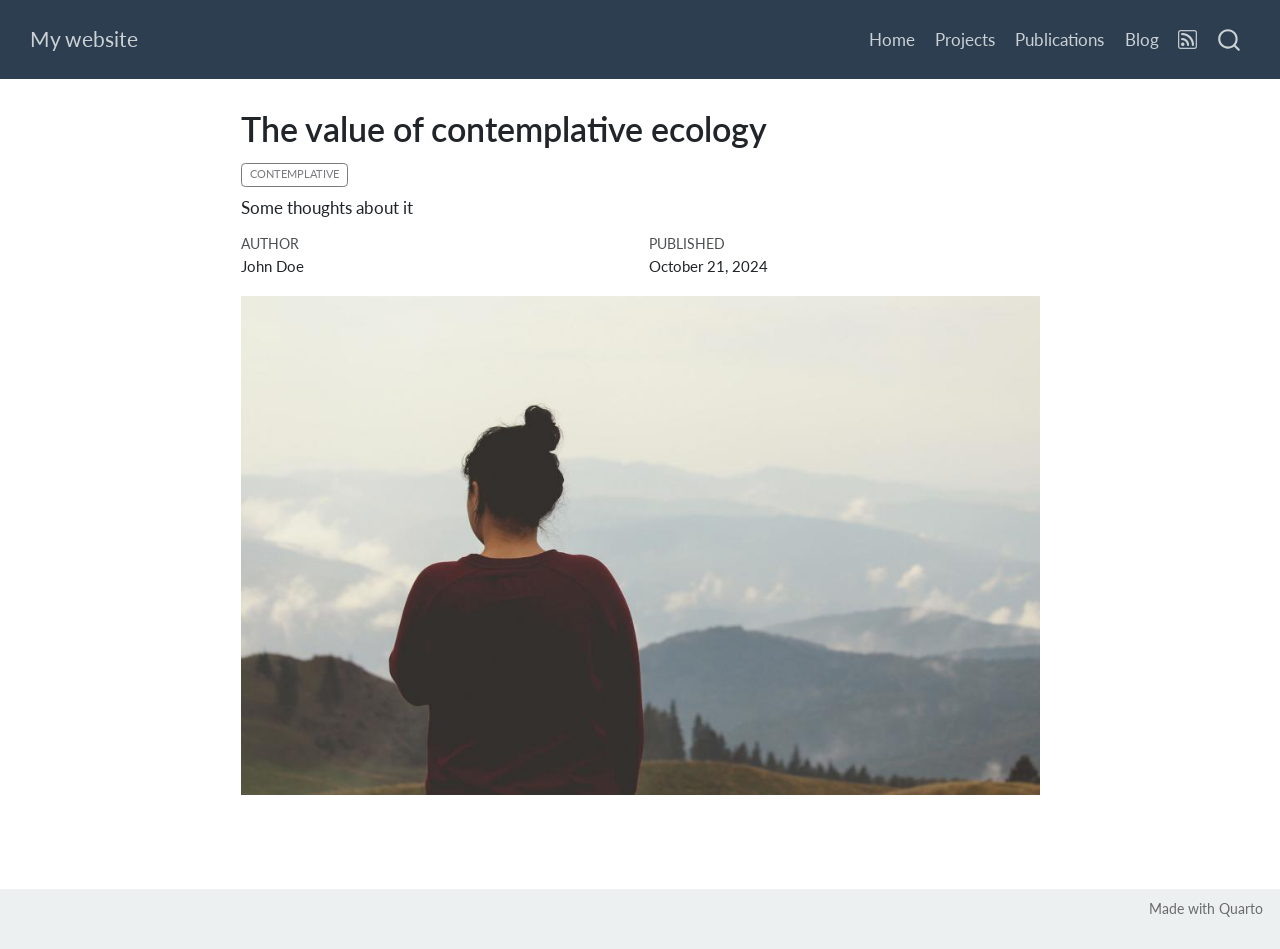
<file: posts/another-post.html>
<!DOCTYPE html>
<html xmlns="http://www.w3.org/1999/xhtml" lang="en" xml:lang="en"><head>

<meta charset="utf-8">
<meta name="generator" content="quarto-1.10.19">

<meta name="viewport" content="width=device-width, initial-scale=1.0, user-scalable=yes">

<meta name="author" content="John Doe">
<meta name="dcterms.date" content="2024-10-21">
<meta name="description" content="Some thoughts about it">

<title>The value of contemplative ecology – My website</title>
<style>
/* Default styles provided by pandoc.
** See https://pandoc.org/MANUAL.html#variables-for-html for config info.
*/
span.smallcaps{font-variant: small-caps;}
div.columns{display: flex; gap: 1.5em;}
div.column{flex: auto;}
@media screen {
div.columns{gap: min(4vw, 1.5em);}
div.column{overflow-x: auto;}
}
div.hanging-indent{margin-left: 1.5em; text-indent: -1.5em;}
ul.task-list{list-style: none;}
ul.task-list li input[type="checkbox"] {
  width: 0.8em;
  margin: 0 0.8em 0.2em -1em; /* quarto-specific, see https://github.com/quarto-dev/quarto-cli/issues/4556 */ 
  vertical-align: middle;
}
</style>


<script src="../site_libs/quarto-nav/quarto-nav.js"></script>
<script src="../site_libs/quarto-nav/headroom.min.js"></script>
<script src="../site_libs/clipboard/clipboard.min.js"></script>
<script src="../site_libs/quarto-search/autocomplete.umd.js"></script>
<script src="../site_libs/quarto-search/fuse.min.js"></script>
<script src="../site_libs/quarto-search/quarto-search.js"></script>
<meta name="quarto:offset" content="../">
<script src="../site_libs/quarto-html/quarto.js" type="module"></script>
<script src="../site_libs/quarto-html/tabsets/tabsets.js" type="module"></script>
<script src="../site_libs/quarto-html/popper.min.js"></script>
<script src="../site_libs/quarto-html/tippy.umd.min.js"></script>
<script src="../site_libs/quarto-html/anchor.min.js"></script>
<link href="../site_libs/quarto-html/tippy.css" rel="stylesheet">
<link href="../site_libs/quarto-html/quarto-syntax-highlighting-bf27225e3a48a9273f3daa8f8e829971.css" rel="stylesheet" id="quarto-text-highlighting-styles">
<script src="../site_libs/bootstrap/bootstrap.min.js"></script>
<link href="../site_libs/bootstrap/bootstrap-icons.css" rel="stylesheet">
<link href="../site_libs/bootstrap/bootstrap-4fd7850a1767ea31e89535e87334439c.min.css" rel="stylesheet" append-hash="true" id="quarto-bootstrap" data-mode="light">
<script id="quarto-search-options" type="application/json">{
  "location": "navbar",
  "copy-button": false,
  "collapse-after": 3,
  "panel-placement": "end",
  "type": "overlay",
  "limit": 50,
  "keyboard-shortcut": [
    "f",
    "/",
    "s"
  ],
  "show-item-context": false,
  "language": {
    "search-no-results-text": "No results",
    "search-matching-documents-text": "matching documents",
    "search-copy-link-title": "Copy link to search",
    "search-hide-matches-text": "Hide additional matches",
    "search-more-match-text": "more match in this document",
    "search-more-matches-text": "more matches in this document",
    "search-clear-button-title": "Clear",
    "search-text-placeholder": "",
    "search-detached-cancel-button-title": "Cancel",
    "search-submit-button-title": "Submit",
    "search-label": "Search"
  }
}</script>


<link rel="stylesheet" href="../styles.css">
<meta property="og:title" content="The value of contemplative ecology – My website">
<meta property="og:description" content="Some thoughts about it">
<meta property="og:image" content="https://pakillo.github.io/academic-website-template-Quarto/projects/contemplation.jpg">
<meta property="og:site_name" content="My website">
<meta name="twitter:title" content="The value of contemplative ecology – My website">
<meta name="twitter:description" content="Some thoughts about it">
<meta name="twitter:image" content="https://pakillo.github.io/academic-website-template-Quarto/projects/contemplation.jpg">
<meta name="twitter:card" content="summary_large_image">
</head>

<body class="nav-fixed fullcontent quarto-light">

<div id="quarto-search-results"></div>
  <header id="quarto-header" class="headroom fixed-top">
    <nav class="navbar navbar-expand-lg " data-bs-theme="dark">
      <div class="navbar-container container-fluid">
      <div class="navbar-brand-container mx-auto">
    <a class="navbar-brand" href="../index.html">
    <span class="navbar-title">My website</span>
    </a>
  </div>
            <div id="quarto-search" class="" title="Search"></div>
          <button class="navbar-toggler" type="button" data-bs-toggle="collapse" data-bs-target="#navbarCollapse" aria-controls="navbarCollapse" role="menu" aria-expanded="false" aria-label="Toggle navigation" onclick="if (window.quartoToggleHeadroom) { window.quartoToggleHeadroom(); }">
  <span class="navbar-toggler-icon"></span>
</button>
          <div class="collapse navbar-collapse" id="navbarCollapse">
            <ul class="navbar-nav navbar-nav-scroll ms-auto">
  <li class="nav-item">
    <a class="nav-link" href="../index.html"> 
<span class="menu-text">Home</span></a>
  </li>  
  <li class="nav-item">
    <a class="nav-link" href="../Projects.html"> 
<span class="menu-text">Projects</span></a>
  </li>  
  <li class="nav-item">
    <a class="nav-link" href="../Publications.html"> 
<span class="menu-text">Publications</span></a>
  </li>  
  <li class="nav-item">
    <a class="nav-link" href="../Blog.html"> 
<span class="menu-text">Blog</span></a>
  </li>  
  <li class="nav-item compact">
    <a class="nav-link" href="../index.xml"> <i class="bi bi-rss" role="img">
</i> 
<span class="menu-text"></span></a>
  </li>  
</ul>
          </div> <!-- /navcollapse -->
            <div class="quarto-navbar-tools">
</div>
      </div> <!-- /container-fluid -->
    </nav>
</header>
<!-- content -->
<div id="quarto-content" class="quarto-container page-columns page-rows-contents page-layout-article page-navbar">
<!-- sidebar -->
<!-- margin-sidebar -->
    
<!-- main -->
<main class="content" id="quarto-document-content">

<header id="title-block-header" class="quarto-title-block default">
<div class="quarto-title">
<h1 class="title">The value of contemplative ecology</h1>
  <div class="quarto-categories">
    <div class="quarto-category">contemplative</div>
  </div>
  </div>

<div>
  <div class="description">
    Some thoughts about it
  </div>
</div>


<div class="quarto-title-meta">

    <div>
    <div class="quarto-title-meta-heading">Author</div>
    <div class="quarto-title-meta-contents">
             <p>John Doe </p>
          </div>
  </div>
    
    <div>
    <div class="quarto-title-meta-heading">Published</div>
    <div class="quarto-title-meta-contents">
      <p class="date">October 21, 2024</p>
    </div>
  </div>
  
    
  </div>
  


</header>


<p><img src="../projects/contemplation.jpg" class="img-fluid"></p>



</main> <!-- /main -->
<script id="quarto-html-after-body" type="application/javascript">
  window.document.addEventListener("DOMContentLoaded", function (event) {
    const icon = "";
    const anchorJS = new window.AnchorJS();
    anchorJS.options = {
      placement: 'right',
      icon: icon
    };
    anchorJS.add('.anchored');
    const isCodeAnnotation = (el) => {
      for (const clz of el.classList) {
        if (clz.startsWith('code-annotation-')) {                     
          return true;
        }
      }
      return false;
    }
    const onCopySuccess = function(e) {
      // button target
      const button = e.trigger;
      // don't keep focus
      button.blur();
      // flash "checked"
      button.classList.add('code-copy-button-checked');
      var currentTitle = button.getAttribute("title");
      button.setAttribute("title", "Copied!");
      let tooltip;
      if (window.bootstrap) {
        button.setAttribute("data-bs-toggle", "tooltip");
        button.setAttribute("data-bs-placement", "left");
        button.setAttribute("data-bs-title", "Copied!");
        tooltip = new bootstrap.Tooltip(button, 
          { trigger: "manual", 
            customClass: "code-copy-button-tooltip",
            offset: [0, -8]});
        tooltip.show();    
      }
      setTimeout(function() {
        if (tooltip) {
          tooltip.hide();
          button.removeAttribute("data-bs-title");
          button.removeAttribute("data-bs-toggle");
          button.removeAttribute("data-bs-placement");
        }
        button.setAttribute("title", currentTitle);
        button.classList.remove('code-copy-button-checked');
      }, 1000);
      // clear code selection
      e.clearSelection();
    }
    const getTextToCopy = function(trigger) {
      const outerScaffold = trigger.parentElement.cloneNode(true);
      const codeEl = outerScaffold.querySelector('code');
      for (const childEl of codeEl.children) {
        if (isCodeAnnotation(childEl)) {
          childEl.remove();
        }
      }
      return codeEl.innerText;
    }
    const clipboard = new window.ClipboardJS('.code-copy-button:not([data-in-quarto-modal])', {
      text: getTextToCopy
    });
    clipboard.on('success', onCopySuccess);
    if (window.document.getElementById('quarto-embedded-source-code-modal')) {
      const clipboardModal = new window.ClipboardJS('.code-copy-button[data-in-quarto-modal]', {
        text: getTextToCopy,
        container: window.document.getElementById('quarto-embedded-source-code-modal')
      });
      clipboardModal.on('success', onCopySuccess);
    }
      var localhostRegex = new RegExp(/^(?:http|https):\/\/localhost\:?[0-9]*\//);
      var mailtoRegex = new RegExp(/^mailto:/);
        var filterRegex = new RegExp("https:\/\/pakillo\.github\.io\/academic-website-template-Quarto");
      var isInternal = (href) => {
          return filterRegex.test(href) || localhostRegex.test(href) || mailtoRegex.test(href);
      }
      // Inspect non-navigation links and adorn them if external
     var links = window.document.querySelectorAll('a[href]:not(.nav-link):not(.navbar-brand):not(.toc-action):not(.sidebar-link):not(.sidebar-item-toggle):not(.pagination-link):not(.no-external):not([aria-hidden]):not(.dropdown-item):not(.quarto-navigation-tool):not(.about-link)');
      for (var i=0; i<links.length; i++) {
        const link = links[i];
        if (!isInternal(link.href)) {
          // undo the damage that might have been done by quarto-nav.js in the case of
          // links that we want to consider external
          if (link.dataset.originalHref !== undefined) {
            link.href = link.dataset.originalHref;
          }
        }
      }
    function tippyHover(el, contentFn, onTriggerFn, onUntriggerFn) {
      const config = {
        allowHTML: true,
        maxWidth: 500,
        delay: 100,
        arrow: false,
        appendTo: function(el) {
            return el.parentElement;
        },
        interactive: true,
        interactiveBorder: 10,
        theme: 'quarto',
        placement: 'bottom-start',
      };
      if (contentFn) {
        config.content = contentFn;
      }
      if (onTriggerFn) {
        config.onTrigger = onTriggerFn;
      }
      if (onUntriggerFn) {
        config.onUntrigger = onUntriggerFn;
      }
      window.tippy(el, config); 
    }
    const noterefs = window.document.querySelectorAll('a[role="doc-noteref"]');
    for (var i=0; i<noterefs.length; i++) {
      const ref = noterefs[i];
      tippyHover(ref, function() {
        // use id or data attribute instead here
        let href = ref.getAttribute('data-footnote-href') || ref.getAttribute('href');
        try { href = new URL(href).hash; } catch {}
        const id = href.replace(/^#\/?/, "");
        const note = window.document.getElementById(id);
        if (note) {
          return note.innerHTML;
        } else {
          return "";
        }
      });
    }
    const xrefs = window.document.querySelectorAll('a.quarto-xref');
    const processXRef = (id, note) => {
      // Strip column container classes
      const stripColumnClz = (el) => {
        el.classList.remove("page-full", "page-columns");
        if (el.children) {
          for (const child of el.children) {
            stripColumnClz(child);
          }
        }
      }
      stripColumnClz(note)
      if (id === null || id.startsWith('sec-')) {
        // Special case sections, only their first couple elements
        const container = document.createElement("div");
        if (note.children && note.children.length > 2) {
          container.appendChild(note.children[0].cloneNode(true));
          for (let i = 1; i < note.children.length; i++) {
            const child = note.children[i];
            if (child.tagName === "P" && child.innerText === "") {
              continue;
            } else {
              container.appendChild(child.cloneNode(true));
              break;
            }
          }
          if (window.Quarto?.typesetMath) {
            window.Quarto.typesetMath(container);
          }
          return container.innerHTML
        } else {
          if (window.Quarto?.typesetMath) {
            window.Quarto.typesetMath(note);
          }
          return note.innerHTML;
        }
      } else {
        // Remove any anchor links if they are present
        const anchorLink = note.querySelector('a.anchorjs-link');
        if (anchorLink) {
          anchorLink.remove();
        }
        if (window.Quarto?.typesetMath) {
          window.Quarto.typesetMath(note);
        }
        if (note.classList.contains("callout")) {
          return note.outerHTML;
        } else {
          return note.innerHTML;
        }
      }
    }
    for (var i=0; i<xrefs.length; i++) {
      const xref = xrefs[i];
      tippyHover(xref, undefined, function(instance) {
        instance.disable();
        let url = xref.getAttribute('href');
        let hash = undefined; 
        if (url.startsWith('#')) {
          hash = url;
        } else {
          try { hash = new URL(url).hash; } catch {}
        }
        if (hash) {
          const id = hash.replace(/^#\/?/, "");
          const note = window.document.getElementById(id);
          if (note !== null) {
            try {
              const html = processXRef(id, note.cloneNode(true));
              instance.setContent(html);
            } finally {
              instance.enable();
              instance.show();
            }
          } else {
            // See if we can fetch this
            fetch(url.split('#')[0])
            .then(res => res.text())
            .then(html => {
              const parser = new DOMParser();
              const htmlDoc = parser.parseFromString(html, "text/html");
              const note = htmlDoc.getElementById(id);
              if (note !== null) {
                const html = processXRef(id, note);
                instance.setContent(html);
              } 
            }).finally(() => {
              instance.enable();
              instance.show();
            });
          }
        } else {
          // See if we can fetch a full url (with no hash to target)
          // This is a special case and we should probably do some content thinning / targeting
          fetch(url)
          .then(res => res.text())
          .then(html => {
            const parser = new DOMParser();
            const htmlDoc = parser.parseFromString(html, "text/html");
            const note = htmlDoc.querySelector('main.content');
            if (note !== null) {
              // This should only happen for chapter cross references
              // (since there is no id in the URL)
              // remove the first header
              if (note.children.length > 0 && note.children[0].tagName === "HEADER") {
                note.children[0].remove();
              }
              const html = processXRef(null, note);
              instance.setContent(html);
            } 
          }).finally(() => {
            instance.enable();
            instance.show();
          });
        }
      }, function(instance) {
      });
    }
        let selectedAnnoteEl;
        const selectorForAnnotation = ( cell, annotation) => {
          let cellAttr = 'data-code-cell="' + cell + '"';
          let lineAttr = 'data-code-annotation="' +  annotation + '"';
          const selector = 'span[' + cellAttr + '][' + lineAttr + ']';
          return selector;
        }
        const selectCodeLines = (annoteEl) => {
          const doc = window.document;
          const targetCell = annoteEl.getAttribute("data-target-cell");
          const targetAnnotation = annoteEl.getAttribute("data-target-annotation");
          const annoteSpan = window.document.querySelector(selectorForAnnotation(targetCell, targetAnnotation));
          const lines = annoteSpan.getAttribute("data-code-lines").split(",");
          const lineIds = lines.map((line) => {
            return targetCell + "-" + line;
          })
          let top = null;
          let height = null;
          let parent = null;
          if (lineIds.length > 0) {
              //compute the position of the single el (top and bottom and make a div)
              const el = window.document.getElementById(lineIds[0]);
              top = el.offsetTop;
              height = el.offsetHeight;
              parent = el.parentElement.parentElement;
            if (lineIds.length > 1) {
              const lastEl = window.document.getElementById(lineIds[lineIds.length - 1]);
              const bottom = lastEl.offsetTop + lastEl.offsetHeight;
              height = bottom - top;
            }
            if (top !== null && height !== null && parent !== null) {
              // cook up a div (if necessary) and position it 
              let div = window.document.getElementById("code-annotation-line-highlight");
              if (div === null) {
                div = window.document.createElement("div");
                div.setAttribute("id", "code-annotation-line-highlight");
                div.style.position = 'absolute';
                parent.appendChild(div);
              }
              div.style.top = top - 2 + "px";
              div.style.height = height + 4 + "px";
              div.style.left = 0;
              let gutterDiv = window.document.getElementById("code-annotation-line-highlight-gutter");
              if (gutterDiv === null) {
                gutterDiv = window.document.createElement("div");
                gutterDiv.setAttribute("id", "code-annotation-line-highlight-gutter");
                gutterDiv.style.position = 'absolute';
                const codeCell = window.document.getElementById(targetCell);
                const gutter = codeCell.querySelector('.code-annotation-gutter');
                gutter.appendChild(gutterDiv);
              }
              gutterDiv.style.top = top - 2 + "px";
              gutterDiv.style.height = height + 4 + "px";
            }
            selectedAnnoteEl = annoteEl;
          }
        };
        const unselectCodeLines = () => {
          const elementsIds = ["code-annotation-line-highlight", "code-annotation-line-highlight-gutter"];
          elementsIds.forEach((elId) => {
            const div = window.document.getElementById(elId);
            if (div) {
              div.remove();
            }
          });
          selectedAnnoteEl = undefined;
        };
          // Handle positioning of the toggle
      window.addEventListener(
        "resize",
        throttle(() => {
          elRect = undefined;
          if (selectedAnnoteEl) {
            selectCodeLines(selectedAnnoteEl);
          }
        }, 10)
      );
      function throttle(fn, ms) {
      let throttle = false;
      let timer;
        return (...args) => {
          if(!throttle) { // first call gets through
              fn.apply(this, args);
              throttle = true;
          } else { // all the others get throttled
              if(timer) clearTimeout(timer); // cancel #2
              timer = setTimeout(() => {
                fn.apply(this, args);
                timer = throttle = false;
              }, ms);
          }
        };
      }
        // Attach click handler to the DT
        const annoteDls = window.document.querySelectorAll('dt[data-target-cell]');
        for (const annoteDlNode of annoteDls) {
          annoteDlNode.addEventListener('click', (event) => {
            const clickedEl = event.target;
            if (clickedEl !== selectedAnnoteEl) {
              unselectCodeLines();
              const activeEl = window.document.querySelector('dt[data-target-cell].code-annotation-active');
              if (activeEl) {
                activeEl.classList.remove('code-annotation-active');
              }
              selectCodeLines(clickedEl);
              clickedEl.classList.add('code-annotation-active');
            } else {
              // Unselect the line
              unselectCodeLines();
              clickedEl.classList.remove('code-annotation-active');
            }
          });
        }
    const findCites = (el) => {
      const parentEl = el.parentElement;
      if (parentEl) {
        const cites = parentEl.dataset.cites;
        if (cites) {
          return {
            el,
            cites: cites.split(' ')
          };
        } else {
          return findCites(el.parentElement)
        }
      } else {
        return undefined;
      }
    };
    var bibliorefs = window.document.querySelectorAll('a[role="doc-biblioref"]');
    for (var i=0; i<bibliorefs.length; i++) {
      const ref = bibliorefs[i];
      const citeInfo = findCites(ref);
      if (citeInfo) {
        tippyHover(citeInfo.el, function() {
          var popup = window.document.createElement('div');
          citeInfo.cites.forEach(function(cite) {
            var citeDiv = window.document.createElement('div');
            citeDiv.classList.add('hanging-indent');
            citeDiv.classList.add('csl-entry');
            var biblioDiv = window.document.getElementById('ref-' + cite);
            if (biblioDiv) {
              citeDiv.innerHTML = biblioDiv.innerHTML;
            }
            popup.appendChild(citeDiv);
          });
          return popup.innerHTML;
        });
      }
    }
  });
  </script>
</div> <!-- /content -->
<footer class="footer">
  <div class="nav-footer">
    <div class="nav-footer-left">
      &nbsp;
    </div>   
    <div class="nav-footer-center">
      &nbsp;
    </div>
    <div class="nav-footer-right">
<p>Made with Quarto</p>
</div>
  </div>
</footer>




</body></html>
</file>
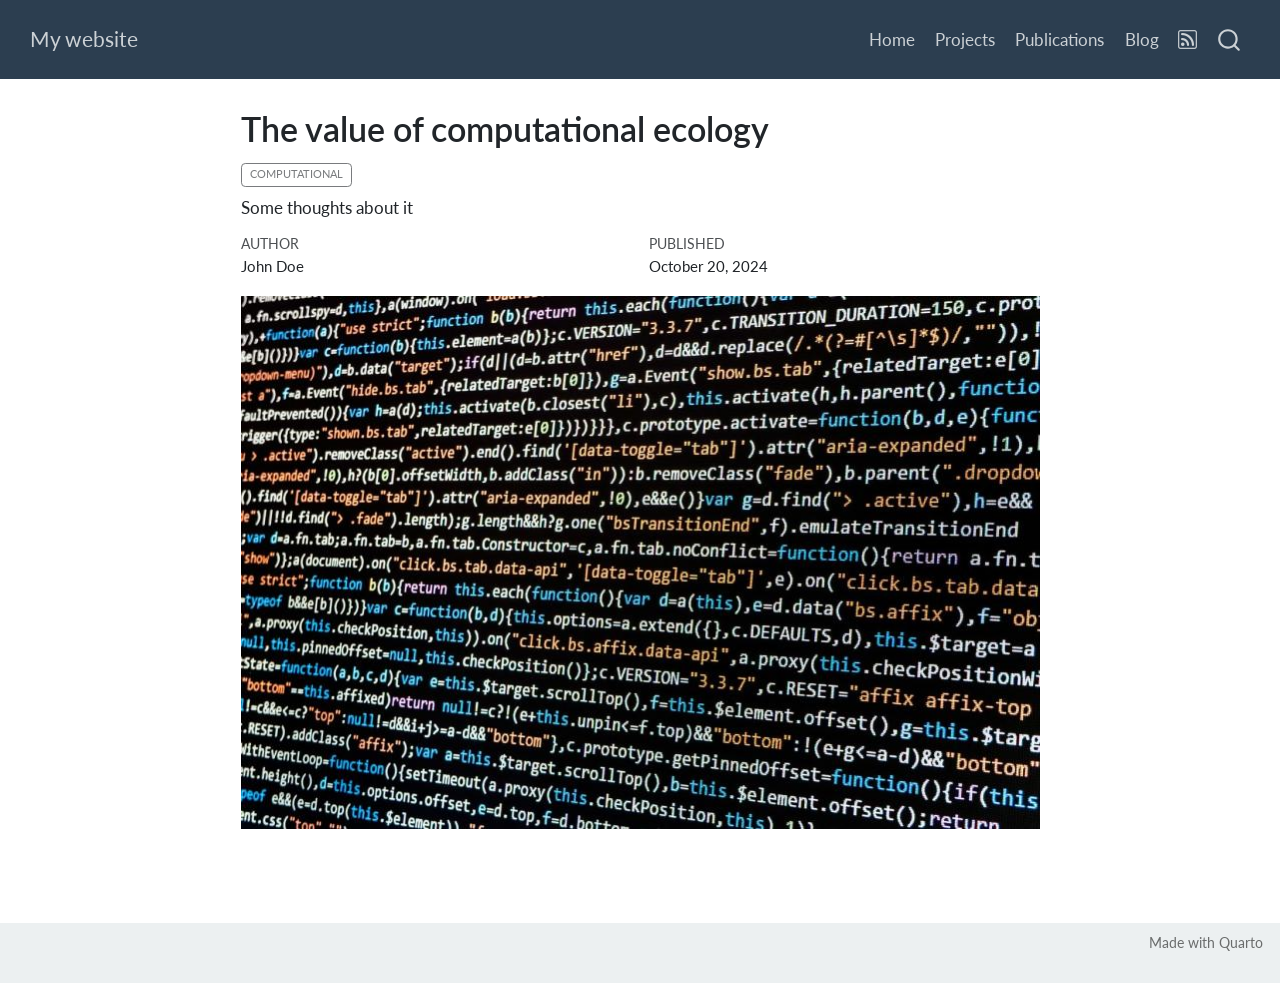
<file: posts/new-post.html>
<!DOCTYPE html>
<html xmlns="http://www.w3.org/1999/xhtml" lang="en" xml:lang="en"><head>

<meta charset="utf-8">
<meta name="generator" content="quarto-1.10.19">

<meta name="viewport" content="width=device-width, initial-scale=1.0, user-scalable=yes">

<meta name="author" content="John Doe">
<meta name="dcterms.date" content="2024-10-20">
<meta name="description" content="Some thoughts about it">

<title>The value of computational ecology – My website</title>
<style>
/* Default styles provided by pandoc.
** See https://pandoc.org/MANUAL.html#variables-for-html for config info.
*/
span.smallcaps{font-variant: small-caps;}
div.columns{display: flex; gap: 1.5em;}
div.column{flex: auto;}
@media screen {
div.columns{gap: min(4vw, 1.5em);}
div.column{overflow-x: auto;}
}
div.hanging-indent{margin-left: 1.5em; text-indent: -1.5em;}
ul.task-list{list-style: none;}
ul.task-list li input[type="checkbox"] {
  width: 0.8em;
  margin: 0 0.8em 0.2em -1em; /* quarto-specific, see https://github.com/quarto-dev/quarto-cli/issues/4556 */ 
  vertical-align: middle;
}
</style>


<script src="../site_libs/quarto-nav/quarto-nav.js"></script>
<script src="../site_libs/quarto-nav/headroom.min.js"></script>
<script src="../site_libs/clipboard/clipboard.min.js"></script>
<script src="../site_libs/quarto-search/autocomplete.umd.js"></script>
<script src="../site_libs/quarto-search/fuse.min.js"></script>
<script src="../site_libs/quarto-search/quarto-search.js"></script>
<meta name="quarto:offset" content="../">
<script src="../site_libs/quarto-html/quarto.js" type="module"></script>
<script src="../site_libs/quarto-html/tabsets/tabsets.js" type="module"></script>
<script src="../site_libs/quarto-html/popper.min.js"></script>
<script src="../site_libs/quarto-html/tippy.umd.min.js"></script>
<script src="../site_libs/quarto-html/anchor.min.js"></script>
<link href="../site_libs/quarto-html/tippy.css" rel="stylesheet">
<link href="../site_libs/quarto-html/quarto-syntax-highlighting-bf27225e3a48a9273f3daa8f8e829971.css" rel="stylesheet" id="quarto-text-highlighting-styles">
<script src="../site_libs/bootstrap/bootstrap.min.js"></script>
<link href="../site_libs/bootstrap/bootstrap-icons.css" rel="stylesheet">
<link href="../site_libs/bootstrap/bootstrap-4fd7850a1767ea31e89535e87334439c.min.css" rel="stylesheet" append-hash="true" id="quarto-bootstrap" data-mode="light">
<script id="quarto-search-options" type="application/json">{
  "location": "navbar",
  "copy-button": false,
  "collapse-after": 3,
  "panel-placement": "end",
  "type": "overlay",
  "limit": 50,
  "keyboard-shortcut": [
    "f",
    "/",
    "s"
  ],
  "show-item-context": false,
  "language": {
    "search-no-results-text": "No results",
    "search-matching-documents-text": "matching documents",
    "search-copy-link-title": "Copy link to search",
    "search-hide-matches-text": "Hide additional matches",
    "search-more-match-text": "more match in this document",
    "search-more-matches-text": "more matches in this document",
    "search-clear-button-title": "Clear",
    "search-text-placeholder": "",
    "search-detached-cancel-button-title": "Cancel",
    "search-submit-button-title": "Submit",
    "search-label": "Search"
  }
}</script>


<link rel="stylesheet" href="../styles.css">
<meta property="og:title" content="The value of computational ecology – My website">
<meta property="og:description" content="Some thoughts about it">
<meta property="og:image" content="https://pakillo.github.io/academic-website-template-Quarto/projects/code.jpg">
<meta property="og:site_name" content="My website">
<meta name="twitter:title" content="The value of computational ecology – My website">
<meta name="twitter:description" content="Some thoughts about it">
<meta name="twitter:image" content="https://pakillo.github.io/academic-website-template-Quarto/projects/code.jpg">
<meta name="twitter:card" content="summary_large_image">
</head>

<body class="nav-fixed fullcontent quarto-light">

<div id="quarto-search-results"></div>
  <header id="quarto-header" class="headroom fixed-top">
    <nav class="navbar navbar-expand-lg " data-bs-theme="dark">
      <div class="navbar-container container-fluid">
      <div class="navbar-brand-container mx-auto">
    <a class="navbar-brand" href="../index.html">
    <span class="navbar-title">My website</span>
    </a>
  </div>
            <div id="quarto-search" class="" title="Search"></div>
          <button class="navbar-toggler" type="button" data-bs-toggle="collapse" data-bs-target="#navbarCollapse" aria-controls="navbarCollapse" role="menu" aria-expanded="false" aria-label="Toggle navigation" onclick="if (window.quartoToggleHeadroom) { window.quartoToggleHeadroom(); }">
  <span class="navbar-toggler-icon"></span>
</button>
          <div class="collapse navbar-collapse" id="navbarCollapse">
            <ul class="navbar-nav navbar-nav-scroll ms-auto">
  <li class="nav-item">
    <a class="nav-link" href="../index.html"> 
<span class="menu-text">Home</span></a>
  </li>  
  <li class="nav-item">
    <a class="nav-link" href="../Projects.html"> 
<span class="menu-text">Projects</span></a>
  </li>  
  <li class="nav-item">
    <a class="nav-link" href="../Publications.html"> 
<span class="menu-text">Publications</span></a>
  </li>  
  <li class="nav-item">
    <a class="nav-link" href="../Blog.html"> 
<span class="menu-text">Blog</span></a>
  </li>  
  <li class="nav-item compact">
    <a class="nav-link" href="../index.xml"> <i class="bi bi-rss" role="img">
</i> 
<span class="menu-text"></span></a>
  </li>  
</ul>
          </div> <!-- /navcollapse -->
            <div class="quarto-navbar-tools">
</div>
      </div> <!-- /container-fluid -->
    </nav>
</header>
<!-- content -->
<div id="quarto-content" class="quarto-container page-columns page-rows-contents page-layout-article page-navbar">
<!-- sidebar -->
<!-- margin-sidebar -->
    
<!-- main -->
<main class="content" id="quarto-document-content">

<header id="title-block-header" class="quarto-title-block default">
<div class="quarto-title">
<h1 class="title">The value of computational ecology</h1>
  <div class="quarto-categories">
    <div class="quarto-category">computational</div>
  </div>
  </div>

<div>
  <div class="description">
    Some thoughts about it
  </div>
</div>


<div class="quarto-title-meta">

    <div>
    <div class="quarto-title-meta-heading">Author</div>
    <div class="quarto-title-meta-contents">
             <p>John Doe </p>
          </div>
  </div>
    
    <div>
    <div class="quarto-title-meta-heading">Published</div>
    <div class="quarto-title-meta-contents">
      <p class="date">October 20, 2024</p>
    </div>
  </div>
  
    
  </div>
  


</header>


<p><img src="../projects/code.jpg" class="img-fluid"></p>



</main> <!-- /main -->
<script id="quarto-html-after-body" type="application/javascript">
  window.document.addEventListener("DOMContentLoaded", function (event) {
    const icon = "";
    const anchorJS = new window.AnchorJS();
    anchorJS.options = {
      placement: 'right',
      icon: icon
    };
    anchorJS.add('.anchored');
    const isCodeAnnotation = (el) => {
      for (const clz of el.classList) {
        if (clz.startsWith('code-annotation-')) {                     
          return true;
        }
      }
      return false;
    }
    const onCopySuccess = function(e) {
      // button target
      const button = e.trigger;
      // don't keep focus
      button.blur();
      // flash "checked"
      button.classList.add('code-copy-button-checked');
      var currentTitle = button.getAttribute("title");
      button.setAttribute("title", "Copied!");
      let tooltip;
      if (window.bootstrap) {
        button.setAttribute("data-bs-toggle", "tooltip");
        button.setAttribute("data-bs-placement", "left");
        button.setAttribute("data-bs-title", "Copied!");
        tooltip = new bootstrap.Tooltip(button, 
          { trigger: "manual", 
            customClass: "code-copy-button-tooltip",
            offset: [0, -8]});
        tooltip.show();    
      }
      setTimeout(function() {
        if (tooltip) {
          tooltip.hide();
          button.removeAttribute("data-bs-title");
          button.removeAttribute("data-bs-toggle");
          button.removeAttribute("data-bs-placement");
        }
        button.setAttribute("title", currentTitle);
        button.classList.remove('code-copy-button-checked');
      }, 1000);
      // clear code selection
      e.clearSelection();
    }
    const getTextToCopy = function(trigger) {
      const outerScaffold = trigger.parentElement.cloneNode(true);
      const codeEl = outerScaffold.querySelector('code');
      for (const childEl of codeEl.children) {
        if (isCodeAnnotation(childEl)) {
          childEl.remove();
        }
      }
      return codeEl.innerText;
    }
    const clipboard = new window.ClipboardJS('.code-copy-button:not([data-in-quarto-modal])', {
      text: getTextToCopy
    });
    clipboard.on('success', onCopySuccess);
    if (window.document.getElementById('quarto-embedded-source-code-modal')) {
      const clipboardModal = new window.ClipboardJS('.code-copy-button[data-in-quarto-modal]', {
        text: getTextToCopy,
        container: window.document.getElementById('quarto-embedded-source-code-modal')
      });
      clipboardModal.on('success', onCopySuccess);
    }
      var localhostRegex = new RegExp(/^(?:http|https):\/\/localhost\:?[0-9]*\//);
      var mailtoRegex = new RegExp(/^mailto:/);
        var filterRegex = new RegExp("https:\/\/pakillo\.github\.io\/academic-website-template-Quarto");
      var isInternal = (href) => {
          return filterRegex.test(href) || localhostRegex.test(href) || mailtoRegex.test(href);
      }
      // Inspect non-navigation links and adorn them if external
     var links = window.document.querySelectorAll('a[href]:not(.nav-link):not(.navbar-brand):not(.toc-action):not(.sidebar-link):not(.sidebar-item-toggle):not(.pagination-link):not(.no-external):not([aria-hidden]):not(.dropdown-item):not(.quarto-navigation-tool):not(.about-link)');
      for (var i=0; i<links.length; i++) {
        const link = links[i];
        if (!isInternal(link.href)) {
          // undo the damage that might have been done by quarto-nav.js in the case of
          // links that we want to consider external
          if (link.dataset.originalHref !== undefined) {
            link.href = link.dataset.originalHref;
          }
        }
      }
    function tippyHover(el, contentFn, onTriggerFn, onUntriggerFn) {
      const config = {
        allowHTML: true,
        maxWidth: 500,
        delay: 100,
        arrow: false,
        appendTo: function(el) {
            return el.parentElement;
        },
        interactive: true,
        interactiveBorder: 10,
        theme: 'quarto',
        placement: 'bottom-start',
      };
      if (contentFn) {
        config.content = contentFn;
      }
      if (onTriggerFn) {
        config.onTrigger = onTriggerFn;
      }
      if (onUntriggerFn) {
        config.onUntrigger = onUntriggerFn;
      }
      window.tippy(el, config); 
    }
    const noterefs = window.document.querySelectorAll('a[role="doc-noteref"]');
    for (var i=0; i<noterefs.length; i++) {
      const ref = noterefs[i];
      tippyHover(ref, function() {
        // use id or data attribute instead here
        let href = ref.getAttribute('data-footnote-href') || ref.getAttribute('href');
        try { href = new URL(href).hash; } catch {}
        const id = href.replace(/^#\/?/, "");
        const note = window.document.getElementById(id);
        if (note) {
          return note.innerHTML;
        } else {
          return "";
        }
      });
    }
    const xrefs = window.document.querySelectorAll('a.quarto-xref');
    const processXRef = (id, note) => {
      // Strip column container classes
      const stripColumnClz = (el) => {
        el.classList.remove("page-full", "page-columns");
        if (el.children) {
          for (const child of el.children) {
            stripColumnClz(child);
          }
        }
      }
      stripColumnClz(note)
      if (id === null || id.startsWith('sec-')) {
        // Special case sections, only their first couple elements
        const container = document.createElement("div");
        if (note.children && note.children.length > 2) {
          container.appendChild(note.children[0].cloneNode(true));
          for (let i = 1; i < note.children.length; i++) {
            const child = note.children[i];
            if (child.tagName === "P" && child.innerText === "") {
              continue;
            } else {
              container.appendChild(child.cloneNode(true));
              break;
            }
          }
          if (window.Quarto?.typesetMath) {
            window.Quarto.typesetMath(container);
          }
          return container.innerHTML
        } else {
          if (window.Quarto?.typesetMath) {
            window.Quarto.typesetMath(note);
          }
          return note.innerHTML;
        }
      } else {
        // Remove any anchor links if they are present
        const anchorLink = note.querySelector('a.anchorjs-link');
        if (anchorLink) {
          anchorLink.remove();
        }
        if (window.Quarto?.typesetMath) {
          window.Quarto.typesetMath(note);
        }
        if (note.classList.contains("callout")) {
          return note.outerHTML;
        } else {
          return note.innerHTML;
        }
      }
    }
    for (var i=0; i<xrefs.length; i++) {
      const xref = xrefs[i];
      tippyHover(xref, undefined, function(instance) {
        instance.disable();
        let url = xref.getAttribute('href');
        let hash = undefined; 
        if (url.startsWith('#')) {
          hash = url;
        } else {
          try { hash = new URL(url).hash; } catch {}
        }
        if (hash) {
          const id = hash.replace(/^#\/?/, "");
          const note = window.document.getElementById(id);
          if (note !== null) {
            try {
              const html = processXRef(id, note.cloneNode(true));
              instance.setContent(html);
            } finally {
              instance.enable();
              instance.show();
            }
          } else {
            // See if we can fetch this
            fetch(url.split('#')[0])
            .then(res => res.text())
            .then(html => {
              const parser = new DOMParser();
              const htmlDoc = parser.parseFromString(html, "text/html");
              const note = htmlDoc.getElementById(id);
              if (note !== null) {
                const html = processXRef(id, note);
                instance.setContent(html);
              } 
            }).finally(() => {
              instance.enable();
              instance.show();
            });
          }
        } else {
          // See if we can fetch a full url (with no hash to target)
          // This is a special case and we should probably do some content thinning / targeting
          fetch(url)
          .then(res => res.text())
          .then(html => {
            const parser = new DOMParser();
            const htmlDoc = parser.parseFromString(html, "text/html");
            const note = htmlDoc.querySelector('main.content');
            if (note !== null) {
              // This should only happen for chapter cross references
              // (since there is no id in the URL)
              // remove the first header
              if (note.children.length > 0 && note.children[0].tagName === "HEADER") {
                note.children[0].remove();
              }
              const html = processXRef(null, note);
              instance.setContent(html);
            } 
          }).finally(() => {
            instance.enable();
            instance.show();
          });
        }
      }, function(instance) {
      });
    }
        let selectedAnnoteEl;
        const selectorForAnnotation = ( cell, annotation) => {
          let cellAttr = 'data-code-cell="' + cell + '"';
          let lineAttr = 'data-code-annotation="' +  annotation + '"';
          const selector = 'span[' + cellAttr + '][' + lineAttr + ']';
          return selector;
        }
        const selectCodeLines = (annoteEl) => {
          const doc = window.document;
          const targetCell = annoteEl.getAttribute("data-target-cell");
          const targetAnnotation = annoteEl.getAttribute("data-target-annotation");
          const annoteSpan = window.document.querySelector(selectorForAnnotation(targetCell, targetAnnotation));
          const lines = annoteSpan.getAttribute("data-code-lines").split(",");
          const lineIds = lines.map((line) => {
            return targetCell + "-" + line;
          })
          let top = null;
          let height = null;
          let parent = null;
          if (lineIds.length > 0) {
              //compute the position of the single el (top and bottom and make a div)
              const el = window.document.getElementById(lineIds[0]);
              top = el.offsetTop;
              height = el.offsetHeight;
              parent = el.parentElement.parentElement;
            if (lineIds.length > 1) {
              const lastEl = window.document.getElementById(lineIds[lineIds.length - 1]);
              const bottom = lastEl.offsetTop + lastEl.offsetHeight;
              height = bottom - top;
            }
            if (top !== null && height !== null && parent !== null) {
              // cook up a div (if necessary) and position it 
              let div = window.document.getElementById("code-annotation-line-highlight");
              if (div === null) {
                div = window.document.createElement("div");
                div.setAttribute("id", "code-annotation-line-highlight");
                div.style.position = 'absolute';
                parent.appendChild(div);
              }
              div.style.top = top - 2 + "px";
              div.style.height = height + 4 + "px";
              div.style.left = 0;
              let gutterDiv = window.document.getElementById("code-annotation-line-highlight-gutter");
              if (gutterDiv === null) {
                gutterDiv = window.document.createElement("div");
                gutterDiv.setAttribute("id", "code-annotation-line-highlight-gutter");
                gutterDiv.style.position = 'absolute';
                const codeCell = window.document.getElementById(targetCell);
                const gutter = codeCell.querySelector('.code-annotation-gutter');
                gutter.appendChild(gutterDiv);
              }
              gutterDiv.style.top = top - 2 + "px";
              gutterDiv.style.height = height + 4 + "px";
            }
            selectedAnnoteEl = annoteEl;
          }
        };
        const unselectCodeLines = () => {
          const elementsIds = ["code-annotation-line-highlight", "code-annotation-line-highlight-gutter"];
          elementsIds.forEach((elId) => {
            const div = window.document.getElementById(elId);
            if (div) {
              div.remove();
            }
          });
          selectedAnnoteEl = undefined;
        };
          // Handle positioning of the toggle
      window.addEventListener(
        "resize",
        throttle(() => {
          elRect = undefined;
          if (selectedAnnoteEl) {
            selectCodeLines(selectedAnnoteEl);
          }
        }, 10)
      );
      function throttle(fn, ms) {
      let throttle = false;
      let timer;
        return (...args) => {
          if(!throttle) { // first call gets through
              fn.apply(this, args);
              throttle = true;
          } else { // all the others get throttled
              if(timer) clearTimeout(timer); // cancel #2
              timer = setTimeout(() => {
                fn.apply(this, args);
                timer = throttle = false;
              }, ms);
          }
        };
      }
        // Attach click handler to the DT
        const annoteDls = window.document.querySelectorAll('dt[data-target-cell]');
        for (const annoteDlNode of annoteDls) {
          annoteDlNode.addEventListener('click', (event) => {
            const clickedEl = event.target;
            if (clickedEl !== selectedAnnoteEl) {
              unselectCodeLines();
              const activeEl = window.document.querySelector('dt[data-target-cell].code-annotation-active');
              if (activeEl) {
                activeEl.classList.remove('code-annotation-active');
              }
              selectCodeLines(clickedEl);
              clickedEl.classList.add('code-annotation-active');
            } else {
              // Unselect the line
              unselectCodeLines();
              clickedEl.classList.remove('code-annotation-active');
            }
          });
        }
    const findCites = (el) => {
      const parentEl = el.parentElement;
      if (parentEl) {
        const cites = parentEl.dataset.cites;
        if (cites) {
          return {
            el,
            cites: cites.split(' ')
          };
        } else {
          return findCites(el.parentElement)
        }
      } else {
        return undefined;
      }
    };
    var bibliorefs = window.document.querySelectorAll('a[role="doc-biblioref"]');
    for (var i=0; i<bibliorefs.length; i++) {
      const ref = bibliorefs[i];
      const citeInfo = findCites(ref);
      if (citeInfo) {
        tippyHover(citeInfo.el, function() {
          var popup = window.document.createElement('div');
          citeInfo.cites.forEach(function(cite) {
            var citeDiv = window.document.createElement('div');
            citeDiv.classList.add('hanging-indent');
            citeDiv.classList.add('csl-entry');
            var biblioDiv = window.document.getElementById('ref-' + cite);
            if (biblioDiv) {
              citeDiv.innerHTML = biblioDiv.innerHTML;
            }
            popup.appendChild(citeDiv);
          });
          return popup.innerHTML;
        });
      }
    }
  });
  </script>
</div> <!-- /content -->
<footer class="footer">
  <div class="nav-footer">
    <div class="nav-footer-left">
      &nbsp;
    </div>   
    <div class="nav-footer-center">
      &nbsp;
    </div>
    <div class="nav-footer-right">
<p>Made with Quarto</p>
</div>
  </div>
</footer>




</body></html>
</file>
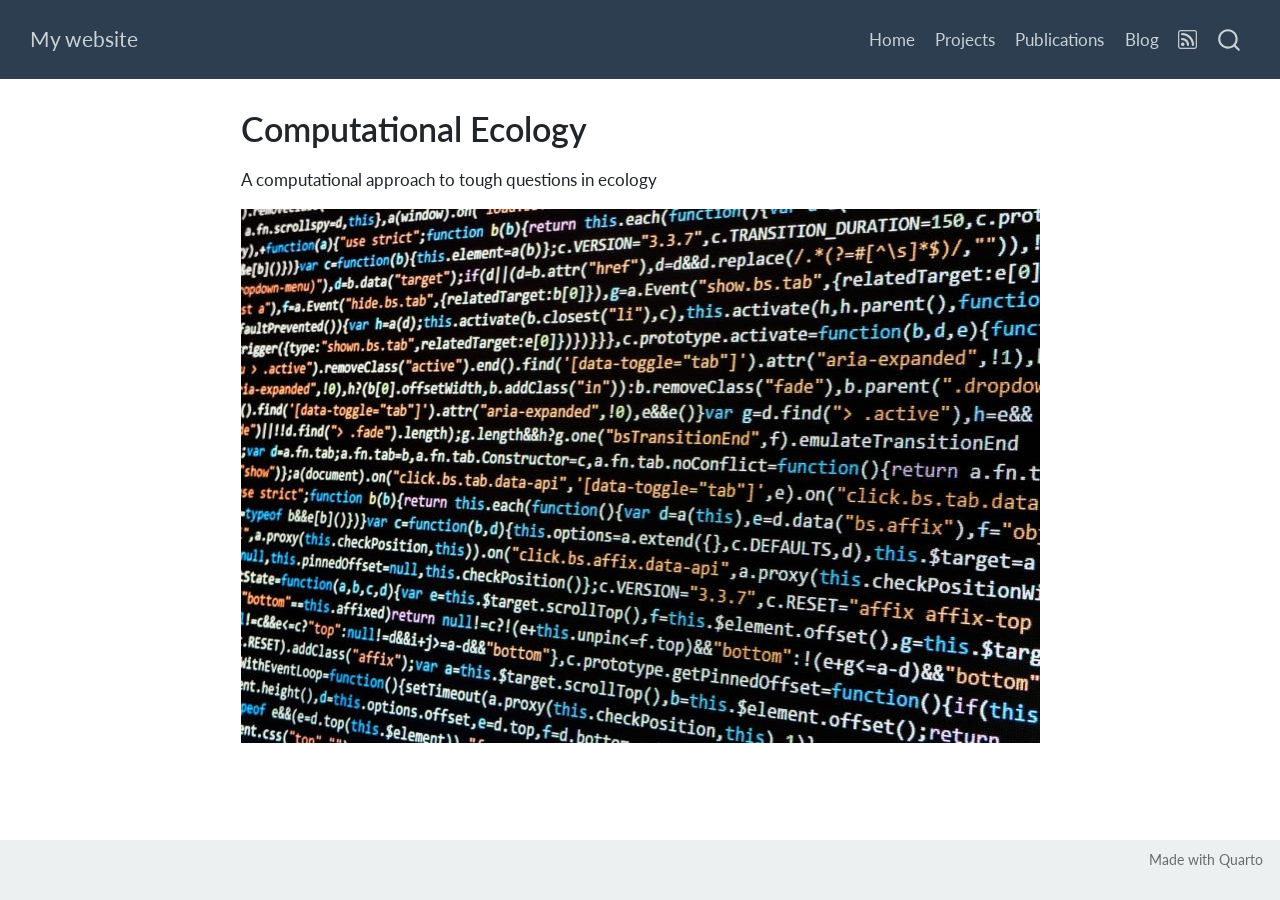
<file: projects/computational-ecology.html>
<!DOCTYPE html>
<html xmlns="http://www.w3.org/1999/xhtml" lang="en" xml:lang="en"><head>

<meta charset="utf-8">
<meta name="generator" content="quarto-1.10.19">

<meta name="viewport" content="width=device-width, initial-scale=1.0, user-scalable=yes">


<title>Computational Ecology – My website</title>
<style>
/* Default styles provided by pandoc.
** See https://pandoc.org/MANUAL.html#variables-for-html for config info.
*/
span.smallcaps{font-variant: small-caps;}
div.columns{display: flex; gap: 1.5em;}
div.column{flex: auto;}
@media screen {
div.columns{gap: min(4vw, 1.5em);}
div.column{overflow-x: auto;}
}
div.hanging-indent{margin-left: 1.5em; text-indent: -1.5em;}
ul.task-list{list-style: none;}
ul.task-list li input[type="checkbox"] {
  width: 0.8em;
  margin: 0 0.8em 0.2em -1em; /* quarto-specific, see https://github.com/quarto-dev/quarto-cli/issues/4556 */ 
  vertical-align: middle;
}
</style>


<script src="../site_libs/quarto-nav/quarto-nav.js"></script>
<script src="../site_libs/quarto-nav/headroom.min.js"></script>
<script src="../site_libs/clipboard/clipboard.min.js"></script>
<script src="../site_libs/quarto-search/autocomplete.umd.js"></script>
<script src="../site_libs/quarto-search/fuse.min.js"></script>
<script src="../site_libs/quarto-search/quarto-search.js"></script>
<meta name="quarto:offset" content="../">
<script src="../site_libs/quarto-html/quarto.js" type="module"></script>
<script src="../site_libs/quarto-html/tabsets/tabsets.js" type="module"></script>
<script src="../site_libs/quarto-html/popper.min.js"></script>
<script src="../site_libs/quarto-html/tippy.umd.min.js"></script>
<script src="../site_libs/quarto-html/anchor.min.js"></script>
<link href="../site_libs/quarto-html/tippy.css" rel="stylesheet">
<link href="../site_libs/quarto-html/quarto-syntax-highlighting-bf27225e3a48a9273f3daa8f8e829971.css" rel="stylesheet" id="quarto-text-highlighting-styles">
<script src="../site_libs/bootstrap/bootstrap.min.js"></script>
<link href="../site_libs/bootstrap/bootstrap-icons.css" rel="stylesheet">
<link href="../site_libs/bootstrap/bootstrap-4fd7850a1767ea31e89535e87334439c.min.css" rel="stylesheet" append-hash="true" id="quarto-bootstrap" data-mode="light">
<script id="quarto-search-options" type="application/json">{
  "location": "navbar",
  "copy-button": false,
  "collapse-after": 3,
  "panel-placement": "end",
  "type": "overlay",
  "limit": 50,
  "keyboard-shortcut": [
    "f",
    "/",
    "s"
  ],
  "show-item-context": false,
  "language": {
    "search-no-results-text": "No results",
    "search-matching-documents-text": "matching documents",
    "search-copy-link-title": "Copy link to search",
    "search-hide-matches-text": "Hide additional matches",
    "search-more-match-text": "more match in this document",
    "search-more-matches-text": "more matches in this document",
    "search-clear-button-title": "Clear",
    "search-text-placeholder": "",
    "search-detached-cancel-button-title": "Cancel",
    "search-submit-button-title": "Submit",
    "search-label": "Search"
  }
}</script>


<link rel="stylesheet" href="../styles.css">
<meta property="og:title" content="Computational Ecology – My website">
<meta property="og:description" content="I am a scientist">
<meta property="og:image" content="https://pakillo.github.io/academic-website-template-Quarto/projects/code.jpg">
<meta property="og:site_name" content="My website">
<meta name="twitter:title" content="Computational Ecology – My website">
<meta name="twitter:description" content="I am a scientist">
<meta name="twitter:image" content="https://pakillo.github.io/academic-website-template-Quarto/projects/code.jpg">
<meta name="twitter:card" content="summary_large_image">
</head>

<body class="nav-fixed fullcontent quarto-light">

<div id="quarto-search-results"></div>
  <header id="quarto-header" class="headroom fixed-top">
    <nav class="navbar navbar-expand-lg " data-bs-theme="dark">
      <div class="navbar-container container-fluid">
      <div class="navbar-brand-container mx-auto">
    <a class="navbar-brand" href="../index.html">
    <span class="navbar-title">My website</span>
    </a>
  </div>
            <div id="quarto-search" class="" title="Search"></div>
          <button class="navbar-toggler" type="button" data-bs-toggle="collapse" data-bs-target="#navbarCollapse" aria-controls="navbarCollapse" role="menu" aria-expanded="false" aria-label="Toggle navigation" onclick="if (window.quartoToggleHeadroom) { window.quartoToggleHeadroom(); }">
  <span class="navbar-toggler-icon"></span>
</button>
          <div class="collapse navbar-collapse" id="navbarCollapse">
            <ul class="navbar-nav navbar-nav-scroll ms-auto">
  <li class="nav-item">
    <a class="nav-link" href="../index.html"> 
<span class="menu-text">Home</span></a>
  </li>  
  <li class="nav-item">
    <a class="nav-link" href="../Projects.html"> 
<span class="menu-text">Projects</span></a>
  </li>  
  <li class="nav-item">
    <a class="nav-link" href="../Publications.html"> 
<span class="menu-text">Publications</span></a>
  </li>  
  <li class="nav-item">
    <a class="nav-link" href="../Blog.html"> 
<span class="menu-text">Blog</span></a>
  </li>  
  <li class="nav-item compact">
    <a class="nav-link" href="../index.xml"> <i class="bi bi-rss" role="img">
</i> 
<span class="menu-text"></span></a>
  </li>  
</ul>
          </div> <!-- /navcollapse -->
            <div class="quarto-navbar-tools">
</div>
      </div> <!-- /container-fluid -->
    </nav>
</header>
<!-- content -->
<div id="quarto-content" class="quarto-container page-columns page-rows-contents page-layout-article page-navbar">
<!-- sidebar -->
<!-- margin-sidebar -->
    
<!-- main -->
<main class="content" id="quarto-document-content">

<header id="title-block-header" class="quarto-title-block default">
<div class="quarto-title">
<h1 class="title">Computational Ecology</h1>
</div>



<div class="quarto-title-meta">

    
  
    
  </div>
  


</header>


<p>A computational approach to tough questions in ecology</p>
<p><img src="code.jpg" class="img-fluid"></p>



</main> <!-- /main -->
<script id="quarto-html-after-body" type="application/javascript">
  window.document.addEventListener("DOMContentLoaded", function (event) {
    const icon = "";
    const anchorJS = new window.AnchorJS();
    anchorJS.options = {
      placement: 'right',
      icon: icon
    };
    anchorJS.add('.anchored');
    const isCodeAnnotation = (el) => {
      for (const clz of el.classList) {
        if (clz.startsWith('code-annotation-')) {                     
          return true;
        }
      }
      return false;
    }
    const onCopySuccess = function(e) {
      // button target
      const button = e.trigger;
      // don't keep focus
      button.blur();
      // flash "checked"
      button.classList.add('code-copy-button-checked');
      var currentTitle = button.getAttribute("title");
      button.setAttribute("title", "Copied!");
      let tooltip;
      if (window.bootstrap) {
        button.setAttribute("data-bs-toggle", "tooltip");
        button.setAttribute("data-bs-placement", "left");
        button.setAttribute("data-bs-title", "Copied!");
        tooltip = new bootstrap.Tooltip(button, 
          { trigger: "manual", 
            customClass: "code-copy-button-tooltip",
            offset: [0, -8]});
        tooltip.show();    
      }
      setTimeout(function() {
        if (tooltip) {
          tooltip.hide();
          button.removeAttribute("data-bs-title");
          button.removeAttribute("data-bs-toggle");
          button.removeAttribute("data-bs-placement");
        }
        button.setAttribute("title", currentTitle);
        button.classList.remove('code-copy-button-checked');
      }, 1000);
      // clear code selection
      e.clearSelection();
    }
    const getTextToCopy = function(trigger) {
      const outerScaffold = trigger.parentElement.cloneNode(true);
      const codeEl = outerScaffold.querySelector('code');
      for (const childEl of codeEl.children) {
        if (isCodeAnnotation(childEl)) {
          childEl.remove();
        }
      }
      return codeEl.innerText;
    }
    const clipboard = new window.ClipboardJS('.code-copy-button:not([data-in-quarto-modal])', {
      text: getTextToCopy
    });
    clipboard.on('success', onCopySuccess);
    if (window.document.getElementById('quarto-embedded-source-code-modal')) {
      const clipboardModal = new window.ClipboardJS('.code-copy-button[data-in-quarto-modal]', {
        text: getTextToCopy,
        container: window.document.getElementById('quarto-embedded-source-code-modal')
      });
      clipboardModal.on('success', onCopySuccess);
    }
      var localhostRegex = new RegExp(/^(?:http|https):\/\/localhost\:?[0-9]*\//);
      var mailtoRegex = new RegExp(/^mailto:/);
        var filterRegex = new RegExp("https:\/\/pakillo\.github\.io\/academic-website-template-Quarto");
      var isInternal = (href) => {
          return filterRegex.test(href) || localhostRegex.test(href) || mailtoRegex.test(href);
      }
      // Inspect non-navigation links and adorn them if external
     var links = window.document.querySelectorAll('a[href]:not(.nav-link):not(.navbar-brand):not(.toc-action):not(.sidebar-link):not(.sidebar-item-toggle):not(.pagination-link):not(.no-external):not([aria-hidden]):not(.dropdown-item):not(.quarto-navigation-tool):not(.about-link)');
      for (var i=0; i<links.length; i++) {
        const link = links[i];
        if (!isInternal(link.href)) {
          // undo the damage that might have been done by quarto-nav.js in the case of
          // links that we want to consider external
          if (link.dataset.originalHref !== undefined) {
            link.href = link.dataset.originalHref;
          }
        }
      }
    function tippyHover(el, contentFn, onTriggerFn, onUntriggerFn) {
      const config = {
        allowHTML: true,
        maxWidth: 500,
        delay: 100,
        arrow: false,
        appendTo: function(el) {
            return el.parentElement;
        },
        interactive: true,
        interactiveBorder: 10,
        theme: 'quarto',
        placement: 'bottom-start',
      };
      if (contentFn) {
        config.content = contentFn;
      }
      if (onTriggerFn) {
        config.onTrigger = onTriggerFn;
      }
      if (onUntriggerFn) {
        config.onUntrigger = onUntriggerFn;
      }
      window.tippy(el, config); 
    }
    const noterefs = window.document.querySelectorAll('a[role="doc-noteref"]');
    for (var i=0; i<noterefs.length; i++) {
      const ref = noterefs[i];
      tippyHover(ref, function() {
        // use id or data attribute instead here
        let href = ref.getAttribute('data-footnote-href') || ref.getAttribute('href');
        try { href = new URL(href).hash; } catch {}
        const id = href.replace(/^#\/?/, "");
        const note = window.document.getElementById(id);
        if (note) {
          return note.innerHTML;
        } else {
          return "";
        }
      });
    }
    const xrefs = window.document.querySelectorAll('a.quarto-xref');
    const processXRef = (id, note) => {
      // Strip column container classes
      const stripColumnClz = (el) => {
        el.classList.remove("page-full", "page-columns");
        if (el.children) {
          for (const child of el.children) {
            stripColumnClz(child);
          }
        }
      }
      stripColumnClz(note)
      if (id === null || id.startsWith('sec-')) {
        // Special case sections, only their first couple elements
        const container = document.createElement("div");
        if (note.children && note.children.length > 2) {
          container.appendChild(note.children[0].cloneNode(true));
          for (let i = 1; i < note.children.length; i++) {
            const child = note.children[i];
            if (child.tagName === "P" && child.innerText === "") {
              continue;
            } else {
              container.appendChild(child.cloneNode(true));
              break;
            }
          }
          if (window.Quarto?.typesetMath) {
            window.Quarto.typesetMath(container);
          }
          return container.innerHTML
        } else {
          if (window.Quarto?.typesetMath) {
            window.Quarto.typesetMath(note);
          }
          return note.innerHTML;
        }
      } else {
        // Remove any anchor links if they are present
        const anchorLink = note.querySelector('a.anchorjs-link');
        if (anchorLink) {
          anchorLink.remove();
        }
        if (window.Quarto?.typesetMath) {
          window.Quarto.typesetMath(note);
        }
        if (note.classList.contains("callout")) {
          return note.outerHTML;
        } else {
          return note.innerHTML;
        }
      }
    }
    for (var i=0; i<xrefs.length; i++) {
      const xref = xrefs[i];
      tippyHover(xref, undefined, function(instance) {
        instance.disable();
        let url = xref.getAttribute('href');
        let hash = undefined; 
        if (url.startsWith('#')) {
          hash = url;
        } else {
          try { hash = new URL(url).hash; } catch {}
        }
        if (hash) {
          const id = hash.replace(/^#\/?/, "");
          const note = window.document.getElementById(id);
          if (note !== null) {
            try {
              const html = processXRef(id, note.cloneNode(true));
              instance.setContent(html);
            } finally {
              instance.enable();
              instance.show();
            }
          } else {
            // See if we can fetch this
            fetch(url.split('#')[0])
            .then(res => res.text())
            .then(html => {
              const parser = new DOMParser();
              const htmlDoc = parser.parseFromString(html, "text/html");
              const note = htmlDoc.getElementById(id);
              if (note !== null) {
                const html = processXRef(id, note);
                instance.setContent(html);
              } 
            }).finally(() => {
              instance.enable();
              instance.show();
            });
          }
        } else {
          // See if we can fetch a full url (with no hash to target)
          // This is a special case and we should probably do some content thinning / targeting
          fetch(url)
          .then(res => res.text())
          .then(html => {
            const parser = new DOMParser();
            const htmlDoc = parser.parseFromString(html, "text/html");
            const note = htmlDoc.querySelector('main.content');
            if (note !== null) {
              // This should only happen for chapter cross references
              // (since there is no id in the URL)
              // remove the first header
              if (note.children.length > 0 && note.children[0].tagName === "HEADER") {
                note.children[0].remove();
              }
              const html = processXRef(null, note);
              instance.setContent(html);
            } 
          }).finally(() => {
            instance.enable();
            instance.show();
          });
        }
      }, function(instance) {
      });
    }
        let selectedAnnoteEl;
        const selectorForAnnotation = ( cell, annotation) => {
          let cellAttr = 'data-code-cell="' + cell + '"';
          let lineAttr = 'data-code-annotation="' +  annotation + '"';
          const selector = 'span[' + cellAttr + '][' + lineAttr + ']';
          return selector;
        }
        const selectCodeLines = (annoteEl) => {
          const doc = window.document;
          const targetCell = annoteEl.getAttribute("data-target-cell");
          const targetAnnotation = annoteEl.getAttribute("data-target-annotation");
          const annoteSpan = window.document.querySelector(selectorForAnnotation(targetCell, targetAnnotation));
          const lines = annoteSpan.getAttribute("data-code-lines").split(",");
          const lineIds = lines.map((line) => {
            return targetCell + "-" + line;
          })
          let top = null;
          let height = null;
          let parent = null;
          if (lineIds.length > 0) {
              //compute the position of the single el (top and bottom and make a div)
              const el = window.document.getElementById(lineIds[0]);
              top = el.offsetTop;
              height = el.offsetHeight;
              parent = el.parentElement.parentElement;
            if (lineIds.length > 1) {
              const lastEl = window.document.getElementById(lineIds[lineIds.length - 1]);
              const bottom = lastEl.offsetTop + lastEl.offsetHeight;
              height = bottom - top;
            }
            if (top !== null && height !== null && parent !== null) {
              // cook up a div (if necessary) and position it 
              let div = window.document.getElementById("code-annotation-line-highlight");
              if (div === null) {
                div = window.document.createElement("div");
                div.setAttribute("id", "code-annotation-line-highlight");
                div.style.position = 'absolute';
                parent.appendChild(div);
              }
              div.style.top = top - 2 + "px";
              div.style.height = height + 4 + "px";
              div.style.left = 0;
              let gutterDiv = window.document.getElementById("code-annotation-line-highlight-gutter");
              if (gutterDiv === null) {
                gutterDiv = window.document.createElement("div");
                gutterDiv.setAttribute("id", "code-annotation-line-highlight-gutter");
                gutterDiv.style.position = 'absolute';
                const codeCell = window.document.getElementById(targetCell);
                const gutter = codeCell.querySelector('.code-annotation-gutter');
                gutter.appendChild(gutterDiv);
              }
              gutterDiv.style.top = top - 2 + "px";
              gutterDiv.style.height = height + 4 + "px";
            }
            selectedAnnoteEl = annoteEl;
          }
        };
        const unselectCodeLines = () => {
          const elementsIds = ["code-annotation-line-highlight", "code-annotation-line-highlight-gutter"];
          elementsIds.forEach((elId) => {
            const div = window.document.getElementById(elId);
            if (div) {
              div.remove();
            }
          });
          selectedAnnoteEl = undefined;
        };
          // Handle positioning of the toggle
      window.addEventListener(
        "resize",
        throttle(() => {
          elRect = undefined;
          if (selectedAnnoteEl) {
            selectCodeLines(selectedAnnoteEl);
          }
        }, 10)
      );
      function throttle(fn, ms) {
      let throttle = false;
      let timer;
        return (...args) => {
          if(!throttle) { // first call gets through
              fn.apply(this, args);
              throttle = true;
          } else { // all the others get throttled
              if(timer) clearTimeout(timer); // cancel #2
              timer = setTimeout(() => {
                fn.apply(this, args);
                timer = throttle = false;
              }, ms);
          }
        };
      }
        // Attach click handler to the DT
        const annoteDls = window.document.querySelectorAll('dt[data-target-cell]');
        for (const annoteDlNode of annoteDls) {
          annoteDlNode.addEventListener('click', (event) => {
            const clickedEl = event.target;
            if (clickedEl !== selectedAnnoteEl) {
              unselectCodeLines();
              const activeEl = window.document.querySelector('dt[data-target-cell].code-annotation-active');
              if (activeEl) {
                activeEl.classList.remove('code-annotation-active');
              }
              selectCodeLines(clickedEl);
              clickedEl.classList.add('code-annotation-active');
            } else {
              // Unselect the line
              unselectCodeLines();
              clickedEl.classList.remove('code-annotation-active');
            }
          });
        }
    const findCites = (el) => {
      const parentEl = el.parentElement;
      if (parentEl) {
        const cites = parentEl.dataset.cites;
        if (cites) {
          return {
            el,
            cites: cites.split(' ')
          };
        } else {
          return findCites(el.parentElement)
        }
      } else {
        return undefined;
      }
    };
    var bibliorefs = window.document.querySelectorAll('a[role="doc-biblioref"]');
    for (var i=0; i<bibliorefs.length; i++) {
      const ref = bibliorefs[i];
      const citeInfo = findCites(ref);
      if (citeInfo) {
        tippyHover(citeInfo.el, function() {
          var popup = window.document.createElement('div');
          citeInfo.cites.forEach(function(cite) {
            var citeDiv = window.document.createElement('div');
            citeDiv.classList.add('hanging-indent');
            citeDiv.classList.add('csl-entry');
            var biblioDiv = window.document.getElementById('ref-' + cite);
            if (biblioDiv) {
              citeDiv.innerHTML = biblioDiv.innerHTML;
            }
            popup.appendChild(citeDiv);
          });
          return popup.innerHTML;
        });
      }
    }
  });
  </script>
</div> <!-- /content -->
<footer class="footer">
  <div class="nav-footer">
    <div class="nav-footer-left">
      &nbsp;
    </div>   
    <div class="nav-footer-center">
      &nbsp;
    </div>
    <div class="nav-footer-right">
<p>Made with Quarto</p>
</div>
  </div>
</footer>




</body></html>
</file>
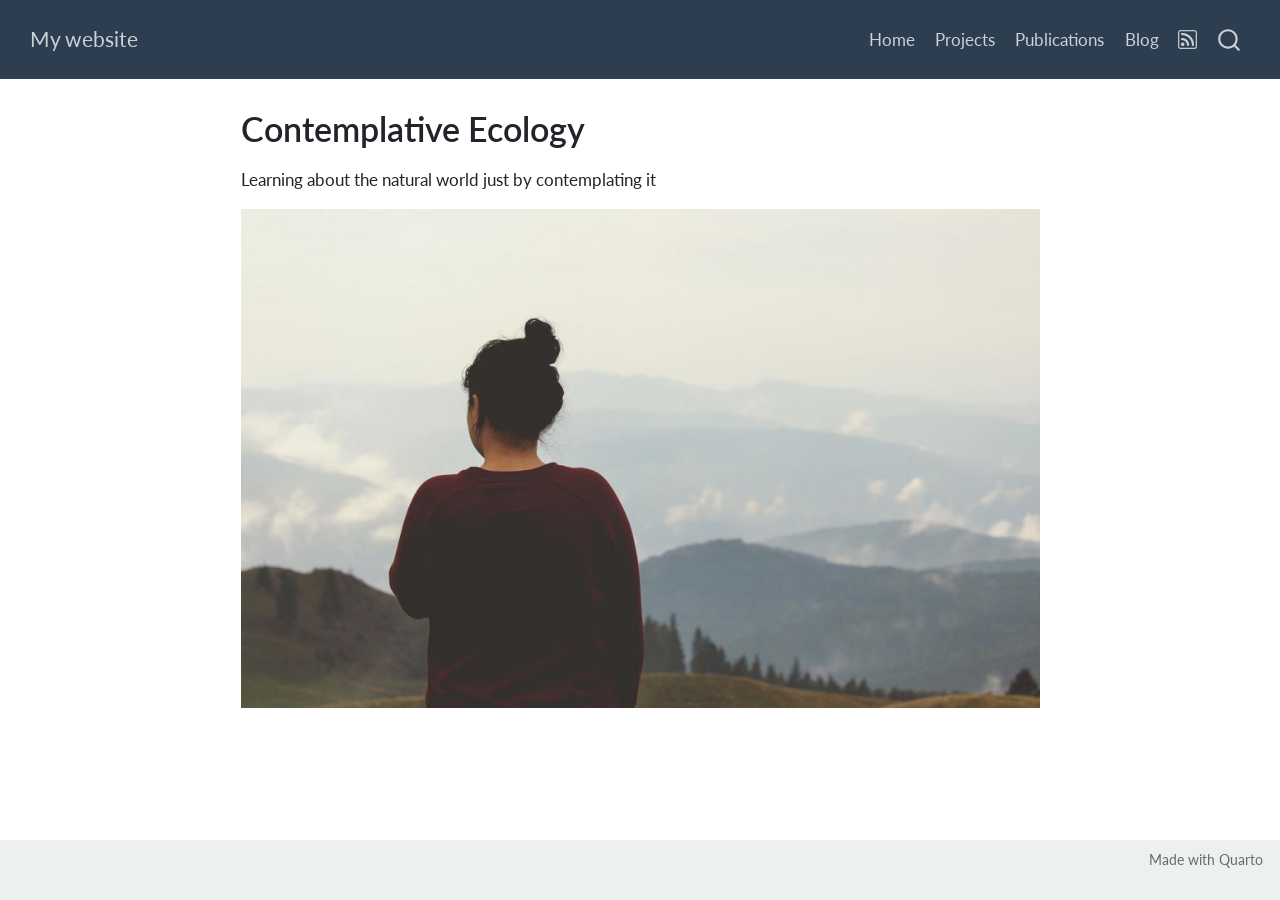
<file: projects/contemplative-ecology.html>
<!DOCTYPE html>
<html xmlns="http://www.w3.org/1999/xhtml" lang="en" xml:lang="en"><head>

<meta charset="utf-8">
<meta name="generator" content="quarto-1.10.19">

<meta name="viewport" content="width=device-width, initial-scale=1.0, user-scalable=yes">


<title>Contemplative Ecology – My website</title>
<style>
/* Default styles provided by pandoc.
** See https://pandoc.org/MANUAL.html#variables-for-html for config info.
*/
span.smallcaps{font-variant: small-caps;}
div.columns{display: flex; gap: 1.5em;}
div.column{flex: auto;}
@media screen {
div.columns{gap: min(4vw, 1.5em);}
div.column{overflow-x: auto;}
}
div.hanging-indent{margin-left: 1.5em; text-indent: -1.5em;}
ul.task-list{list-style: none;}
ul.task-list li input[type="checkbox"] {
  width: 0.8em;
  margin: 0 0.8em 0.2em -1em; /* quarto-specific, see https://github.com/quarto-dev/quarto-cli/issues/4556 */ 
  vertical-align: middle;
}
</style>


<script src="../site_libs/quarto-nav/quarto-nav.js"></script>
<script src="../site_libs/quarto-nav/headroom.min.js"></script>
<script src="../site_libs/clipboard/clipboard.min.js"></script>
<script src="../site_libs/quarto-search/autocomplete.umd.js"></script>
<script src="../site_libs/quarto-search/fuse.min.js"></script>
<script src="../site_libs/quarto-search/quarto-search.js"></script>
<meta name="quarto:offset" content="../">
<script src="../site_libs/quarto-html/quarto.js" type="module"></script>
<script src="../site_libs/quarto-html/tabsets/tabsets.js" type="module"></script>
<script src="../site_libs/quarto-html/popper.min.js"></script>
<script src="../site_libs/quarto-html/tippy.umd.min.js"></script>
<script src="../site_libs/quarto-html/anchor.min.js"></script>
<link href="../site_libs/quarto-html/tippy.css" rel="stylesheet">
<link href="../site_libs/quarto-html/quarto-syntax-highlighting-bf27225e3a48a9273f3daa8f8e829971.css" rel="stylesheet" id="quarto-text-highlighting-styles">
<script src="../site_libs/bootstrap/bootstrap.min.js"></script>
<link href="../site_libs/bootstrap/bootstrap-icons.css" rel="stylesheet">
<link href="../site_libs/bootstrap/bootstrap-4fd7850a1767ea31e89535e87334439c.min.css" rel="stylesheet" append-hash="true" id="quarto-bootstrap" data-mode="light">
<script id="quarto-search-options" type="application/json">{
  "location": "navbar",
  "copy-button": false,
  "collapse-after": 3,
  "panel-placement": "end",
  "type": "overlay",
  "limit": 50,
  "keyboard-shortcut": [
    "f",
    "/",
    "s"
  ],
  "show-item-context": false,
  "language": {
    "search-no-results-text": "No results",
    "search-matching-documents-text": "matching documents",
    "search-copy-link-title": "Copy link to search",
    "search-hide-matches-text": "Hide additional matches",
    "search-more-match-text": "more match in this document",
    "search-more-matches-text": "more matches in this document",
    "search-clear-button-title": "Clear",
    "search-text-placeholder": "",
    "search-detached-cancel-button-title": "Cancel",
    "search-submit-button-title": "Submit",
    "search-label": "Search"
  }
}</script>


<link rel="stylesheet" href="../styles.css">
<meta property="og:title" content="Contemplative Ecology – My website">
<meta property="og:description" content="I am a scientist">
<meta property="og:image" content="https://pakillo.github.io/academic-website-template-Quarto/projects/contemplation.jpg">
<meta property="og:site_name" content="My website">
<meta name="twitter:title" content="Contemplative Ecology – My website">
<meta name="twitter:description" content="I am a scientist">
<meta name="twitter:image" content="https://pakillo.github.io/academic-website-template-Quarto/projects/contemplation.jpg">
<meta name="twitter:card" content="summary_large_image">
</head>

<body class="nav-fixed fullcontent quarto-light">

<div id="quarto-search-results"></div>
  <header id="quarto-header" class="headroom fixed-top">
    <nav class="navbar navbar-expand-lg " data-bs-theme="dark">
      <div class="navbar-container container-fluid">
      <div class="navbar-brand-container mx-auto">
    <a class="navbar-brand" href="../index.html">
    <span class="navbar-title">My website</span>
    </a>
  </div>
            <div id="quarto-search" class="" title="Search"></div>
          <button class="navbar-toggler" type="button" data-bs-toggle="collapse" data-bs-target="#navbarCollapse" aria-controls="navbarCollapse" role="menu" aria-expanded="false" aria-label="Toggle navigation" onclick="if (window.quartoToggleHeadroom) { window.quartoToggleHeadroom(); }">
  <span class="navbar-toggler-icon"></span>
</button>
          <div class="collapse navbar-collapse" id="navbarCollapse">
            <ul class="navbar-nav navbar-nav-scroll ms-auto">
  <li class="nav-item">
    <a class="nav-link" href="../index.html"> 
<span class="menu-text">Home</span></a>
  </li>  
  <li class="nav-item">
    <a class="nav-link" href="../Projects.html"> 
<span class="menu-text">Projects</span></a>
  </li>  
  <li class="nav-item">
    <a class="nav-link" href="../Publications.html"> 
<span class="menu-text">Publications</span></a>
  </li>  
  <li class="nav-item">
    <a class="nav-link" href="../Blog.html"> 
<span class="menu-text">Blog</span></a>
  </li>  
  <li class="nav-item compact">
    <a class="nav-link" href="../index.xml"> <i class="bi bi-rss" role="img">
</i> 
<span class="menu-text"></span></a>
  </li>  
</ul>
          </div> <!-- /navcollapse -->
            <div class="quarto-navbar-tools">
</div>
      </div> <!-- /container-fluid -->
    </nav>
</header>
<!-- content -->
<div id="quarto-content" class="quarto-container page-columns page-rows-contents page-layout-article page-navbar">
<!-- sidebar -->
<!-- margin-sidebar -->
    
<!-- main -->
<main class="content" id="quarto-document-content">

<header id="title-block-header" class="quarto-title-block default">
<div class="quarto-title">
<h1 class="title">Contemplative Ecology</h1>
</div>



<div class="quarto-title-meta">

    
  
    
  </div>
  


</header>


<p>Learning about the natural world just by contemplating it</p>
<p><img src="contemplation.jpg" class="img-fluid"></p>



</main> <!-- /main -->
<script id="quarto-html-after-body" type="application/javascript">
  window.document.addEventListener("DOMContentLoaded", function (event) {
    const icon = "";
    const anchorJS = new window.AnchorJS();
    anchorJS.options = {
      placement: 'right',
      icon: icon
    };
    anchorJS.add('.anchored');
    const isCodeAnnotation = (el) => {
      for (const clz of el.classList) {
        if (clz.startsWith('code-annotation-')) {                     
          return true;
        }
      }
      return false;
    }
    const onCopySuccess = function(e) {
      // button target
      const button = e.trigger;
      // don't keep focus
      button.blur();
      // flash "checked"
      button.classList.add('code-copy-button-checked');
      var currentTitle = button.getAttribute("title");
      button.setAttribute("title", "Copied!");
      let tooltip;
      if (window.bootstrap) {
        button.setAttribute("data-bs-toggle", "tooltip");
        button.setAttribute("data-bs-placement", "left");
        button.setAttribute("data-bs-title", "Copied!");
        tooltip = new bootstrap.Tooltip(button, 
          { trigger: "manual", 
            customClass: "code-copy-button-tooltip",
            offset: [0, -8]});
        tooltip.show();    
      }
      setTimeout(function() {
        if (tooltip) {
          tooltip.hide();
          button.removeAttribute("data-bs-title");
          button.removeAttribute("data-bs-toggle");
          button.removeAttribute("data-bs-placement");
        }
        button.setAttribute("title", currentTitle);
        button.classList.remove('code-copy-button-checked');
      }, 1000);
      // clear code selection
      e.clearSelection();
    }
    const getTextToCopy = function(trigger) {
      const outerScaffold = trigger.parentElement.cloneNode(true);
      const codeEl = outerScaffold.querySelector('code');
      for (const childEl of codeEl.children) {
        if (isCodeAnnotation(childEl)) {
          childEl.remove();
        }
      }
      return codeEl.innerText;
    }
    const clipboard = new window.ClipboardJS('.code-copy-button:not([data-in-quarto-modal])', {
      text: getTextToCopy
    });
    clipboard.on('success', onCopySuccess);
    if (window.document.getElementById('quarto-embedded-source-code-modal')) {
      const clipboardModal = new window.ClipboardJS('.code-copy-button[data-in-quarto-modal]', {
        text: getTextToCopy,
        container: window.document.getElementById('quarto-embedded-source-code-modal')
      });
      clipboardModal.on('success', onCopySuccess);
    }
      var localhostRegex = new RegExp(/^(?:http|https):\/\/localhost\:?[0-9]*\//);
      var mailtoRegex = new RegExp(/^mailto:/);
        var filterRegex = new RegExp("https:\/\/pakillo\.github\.io\/academic-website-template-Quarto");
      var isInternal = (href) => {
          return filterRegex.test(href) || localhostRegex.test(href) || mailtoRegex.test(href);
      }
      // Inspect non-navigation links and adorn them if external
     var links = window.document.querySelectorAll('a[href]:not(.nav-link):not(.navbar-brand):not(.toc-action):not(.sidebar-link):not(.sidebar-item-toggle):not(.pagination-link):not(.no-external):not([aria-hidden]):not(.dropdown-item):not(.quarto-navigation-tool):not(.about-link)');
      for (var i=0; i<links.length; i++) {
        const link = links[i];
        if (!isInternal(link.href)) {
          // undo the damage that might have been done by quarto-nav.js in the case of
          // links that we want to consider external
          if (link.dataset.originalHref !== undefined) {
            link.href = link.dataset.originalHref;
          }
        }
      }
    function tippyHover(el, contentFn, onTriggerFn, onUntriggerFn) {
      const config = {
        allowHTML: true,
        maxWidth: 500,
        delay: 100,
        arrow: false,
        appendTo: function(el) {
            return el.parentElement;
        },
        interactive: true,
        interactiveBorder: 10,
        theme: 'quarto',
        placement: 'bottom-start',
      };
      if (contentFn) {
        config.content = contentFn;
      }
      if (onTriggerFn) {
        config.onTrigger = onTriggerFn;
      }
      if (onUntriggerFn) {
        config.onUntrigger = onUntriggerFn;
      }
      window.tippy(el, config); 
    }
    const noterefs = window.document.querySelectorAll('a[role="doc-noteref"]');
    for (var i=0; i<noterefs.length; i++) {
      const ref = noterefs[i];
      tippyHover(ref, function() {
        // use id or data attribute instead here
        let href = ref.getAttribute('data-footnote-href') || ref.getAttribute('href');
        try { href = new URL(href).hash; } catch {}
        const id = href.replace(/^#\/?/, "");
        const note = window.document.getElementById(id);
        if (note) {
          return note.innerHTML;
        } else {
          return "";
        }
      });
    }
    const xrefs = window.document.querySelectorAll('a.quarto-xref');
    const processXRef = (id, note) => {
      // Strip column container classes
      const stripColumnClz = (el) => {
        el.classList.remove("page-full", "page-columns");
        if (el.children) {
          for (const child of el.children) {
            stripColumnClz(child);
          }
        }
      }
      stripColumnClz(note)
      if (id === null || id.startsWith('sec-')) {
        // Special case sections, only their first couple elements
        const container = document.createElement("div");
        if (note.children && note.children.length > 2) {
          container.appendChild(note.children[0].cloneNode(true));
          for (let i = 1; i < note.children.length; i++) {
            const child = note.children[i];
            if (child.tagName === "P" && child.innerText === "") {
              continue;
            } else {
              container.appendChild(child.cloneNode(true));
              break;
            }
          }
          if (window.Quarto?.typesetMath) {
            window.Quarto.typesetMath(container);
          }
          return container.innerHTML
        } else {
          if (window.Quarto?.typesetMath) {
            window.Quarto.typesetMath(note);
          }
          return note.innerHTML;
        }
      } else {
        // Remove any anchor links if they are present
        const anchorLink = note.querySelector('a.anchorjs-link');
        if (anchorLink) {
          anchorLink.remove();
        }
        if (window.Quarto?.typesetMath) {
          window.Quarto.typesetMath(note);
        }
        if (note.classList.contains("callout")) {
          return note.outerHTML;
        } else {
          return note.innerHTML;
        }
      }
    }
    for (var i=0; i<xrefs.length; i++) {
      const xref = xrefs[i];
      tippyHover(xref, undefined, function(instance) {
        instance.disable();
        let url = xref.getAttribute('href');
        let hash = undefined; 
        if (url.startsWith('#')) {
          hash = url;
        } else {
          try { hash = new URL(url).hash; } catch {}
        }
        if (hash) {
          const id = hash.replace(/^#\/?/, "");
          const note = window.document.getElementById(id);
          if (note !== null) {
            try {
              const html = processXRef(id, note.cloneNode(true));
              instance.setContent(html);
            } finally {
              instance.enable();
              instance.show();
            }
          } else {
            // See if we can fetch this
            fetch(url.split('#')[0])
            .then(res => res.text())
            .then(html => {
              const parser = new DOMParser();
              const htmlDoc = parser.parseFromString(html, "text/html");
              const note = htmlDoc.getElementById(id);
              if (note !== null) {
                const html = processXRef(id, note);
                instance.setContent(html);
              } 
            }).finally(() => {
              instance.enable();
              instance.show();
            });
          }
        } else {
          // See if we can fetch a full url (with no hash to target)
          // This is a special case and we should probably do some content thinning / targeting
          fetch(url)
          .then(res => res.text())
          .then(html => {
            const parser = new DOMParser();
            const htmlDoc = parser.parseFromString(html, "text/html");
            const note = htmlDoc.querySelector('main.content');
            if (note !== null) {
              // This should only happen for chapter cross references
              // (since there is no id in the URL)
              // remove the first header
              if (note.children.length > 0 && note.children[0].tagName === "HEADER") {
                note.children[0].remove();
              }
              const html = processXRef(null, note);
              instance.setContent(html);
            } 
          }).finally(() => {
            instance.enable();
            instance.show();
          });
        }
      }, function(instance) {
      });
    }
        let selectedAnnoteEl;
        const selectorForAnnotation = ( cell, annotation) => {
          let cellAttr = 'data-code-cell="' + cell + '"';
          let lineAttr = 'data-code-annotation="' +  annotation + '"';
          const selector = 'span[' + cellAttr + '][' + lineAttr + ']';
          return selector;
        }
        const selectCodeLines = (annoteEl) => {
          const doc = window.document;
          const targetCell = annoteEl.getAttribute("data-target-cell");
          const targetAnnotation = annoteEl.getAttribute("data-target-annotation");
          const annoteSpan = window.document.querySelector(selectorForAnnotation(targetCell, targetAnnotation));
          const lines = annoteSpan.getAttribute("data-code-lines").split(",");
          const lineIds = lines.map((line) => {
            return targetCell + "-" + line;
          })
          let top = null;
          let height = null;
          let parent = null;
          if (lineIds.length > 0) {
              //compute the position of the single el (top and bottom and make a div)
              const el = window.document.getElementById(lineIds[0]);
              top = el.offsetTop;
              height = el.offsetHeight;
              parent = el.parentElement.parentElement;
            if (lineIds.length > 1) {
              const lastEl = window.document.getElementById(lineIds[lineIds.length - 1]);
              const bottom = lastEl.offsetTop + lastEl.offsetHeight;
              height = bottom - top;
            }
            if (top !== null && height !== null && parent !== null) {
              // cook up a div (if necessary) and position it 
              let div = window.document.getElementById("code-annotation-line-highlight");
              if (div === null) {
                div = window.document.createElement("div");
                div.setAttribute("id", "code-annotation-line-highlight");
                div.style.position = 'absolute';
                parent.appendChild(div);
              }
              div.style.top = top - 2 + "px";
              div.style.height = height + 4 + "px";
              div.style.left = 0;
              let gutterDiv = window.document.getElementById("code-annotation-line-highlight-gutter");
              if (gutterDiv === null) {
                gutterDiv = window.document.createElement("div");
                gutterDiv.setAttribute("id", "code-annotation-line-highlight-gutter");
                gutterDiv.style.position = 'absolute';
                const codeCell = window.document.getElementById(targetCell);
                const gutter = codeCell.querySelector('.code-annotation-gutter');
                gutter.appendChild(gutterDiv);
              }
              gutterDiv.style.top = top - 2 + "px";
              gutterDiv.style.height = height + 4 + "px";
            }
            selectedAnnoteEl = annoteEl;
          }
        };
        const unselectCodeLines = () => {
          const elementsIds = ["code-annotation-line-highlight", "code-annotation-line-highlight-gutter"];
          elementsIds.forEach((elId) => {
            const div = window.document.getElementById(elId);
            if (div) {
              div.remove();
            }
          });
          selectedAnnoteEl = undefined;
        };
          // Handle positioning of the toggle
      window.addEventListener(
        "resize",
        throttle(() => {
          elRect = undefined;
          if (selectedAnnoteEl) {
            selectCodeLines(selectedAnnoteEl);
          }
        }, 10)
      );
      function throttle(fn, ms) {
      let throttle = false;
      let timer;
        return (...args) => {
          if(!throttle) { // first call gets through
              fn.apply(this, args);
              throttle = true;
          } else { // all the others get throttled
              if(timer) clearTimeout(timer); // cancel #2
              timer = setTimeout(() => {
                fn.apply(this, args);
                timer = throttle = false;
              }, ms);
          }
        };
      }
        // Attach click handler to the DT
        const annoteDls = window.document.querySelectorAll('dt[data-target-cell]');
        for (const annoteDlNode of annoteDls) {
          annoteDlNode.addEventListener('click', (event) => {
            const clickedEl = event.target;
            if (clickedEl !== selectedAnnoteEl) {
              unselectCodeLines();
              const activeEl = window.document.querySelector('dt[data-target-cell].code-annotation-active');
              if (activeEl) {
                activeEl.classList.remove('code-annotation-active');
              }
              selectCodeLines(clickedEl);
              clickedEl.classList.add('code-annotation-active');
            } else {
              // Unselect the line
              unselectCodeLines();
              clickedEl.classList.remove('code-annotation-active');
            }
          });
        }
    const findCites = (el) => {
      const parentEl = el.parentElement;
      if (parentEl) {
        const cites = parentEl.dataset.cites;
        if (cites) {
          return {
            el,
            cites: cites.split(' ')
          };
        } else {
          return findCites(el.parentElement)
        }
      } else {
        return undefined;
      }
    };
    var bibliorefs = window.document.querySelectorAll('a[role="doc-biblioref"]');
    for (var i=0; i<bibliorefs.length; i++) {
      const ref = bibliorefs[i];
      const citeInfo = findCites(ref);
      if (citeInfo) {
        tippyHover(citeInfo.el, function() {
          var popup = window.document.createElement('div');
          citeInfo.cites.forEach(function(cite) {
            var citeDiv = window.document.createElement('div');
            citeDiv.classList.add('hanging-indent');
            citeDiv.classList.add('csl-entry');
            var biblioDiv = window.document.getElementById('ref-' + cite);
            if (biblioDiv) {
              citeDiv.innerHTML = biblioDiv.innerHTML;
            }
            popup.appendChild(citeDiv);
          });
          return popup.innerHTML;
        });
      }
    }
  });
  </script>
</div> <!-- /content -->
<footer class="footer">
  <div class="nav-footer">
    <div class="nav-footer-left">
      &nbsp;
    </div>   
    <div class="nav-footer-center">
      &nbsp;
    </div>
    <div class="nav-footer-right">
<p>Made with Quarto</p>
</div>
  </div>
</footer>




</body></html>
</file>
<file: site_libs/quarto-html/tippy.css>
.tippy-box[data-animation=fade][data-state=hidden]{opacity:0}[data-tippy-root]{max-width:calc(100vw - 10px)}.tippy-box{position:relative;background-color:#333;color:#fff;border-radius:4px;font-size:14px;line-height:1.4;white-space:normal;outline:0;transition-property:transform,visibility,opacity}.tippy-box[data-placement^=top]>.tippy-arrow{bottom:0}.tippy-box[data-placement^=top]>.tippy-arrow:before{bottom:-7px;left:0;border-width:8px 8px 0;border-top-color:initial;transform-origin:center top}.tippy-box[data-placement^=bottom]>.tippy-arrow{top:0}.tippy-box[data-placement^=bottom]>.tippy-arrow:before{top:-7px;left:0;border-width:0 8px 8px;border-bottom-color:initial;transform-origin:center bottom}.tippy-box[data-placement^=left]>.tippy-arrow{right:0}.tippy-box[data-placement^=left]>.tippy-arrow:before{border-width:8px 0 8px 8px;border-left-color:initial;right:-7px;transform-origin:center left}.tippy-box[data-placement^=right]>.tippy-arrow{left:0}.tippy-box[data-placement^=right]>.tippy-arrow:before{left:-7px;border-width:8px 8px 8px 0;border-right-color:initial;transform-origin:center right}.tippy-box[data-inertia][data-state=visible]{transition-timing-function:cubic-bezier(.54,1.5,.38,1.11)}.tippy-arrow{width:16px;height:16px;color:#333}.tippy-arrow:before{content:"";position:absolute;border-color:transparent;border-style:solid}.tippy-content{position:relative;padding:5px 9px;z-index:1}
</file>
<file: site_libs/quarto-html/quarto-syntax-highlighting-bf27225e3a48a9273f3daa8f8e829971.css>
/* quarto syntax highlight colors */
:root {
  --quarto-hl-ot-color: #003B4F;
  --quarto-hl-at-color: #657422;
  --quarto-hl-ss-color: #20794D;
  --quarto-hl-an-color: #5E5E5E;
  --quarto-hl-fu-color: #4758AB;
  --quarto-hl-st-color: #20794D;
  --quarto-hl-cf-color: #003B4F;
  --quarto-hl-op-color: #5E5E5E;
  --quarto-hl-er-color: #AD0000;
  --quarto-hl-bn-color: #AD0000;
  --quarto-hl-al-color: #AD0000;
  --quarto-hl-va-color: #111111;
  --quarto-hl-bu-color: inherit;
  --quarto-hl-ex-color: inherit;
  --quarto-hl-pp-color: #AD0000;
  --quarto-hl-in-color: #5E5E5E;
  --quarto-hl-vs-color: #20794D;
  --quarto-hl-wa-color: #5E5E5E;
  --quarto-hl-do-color: #5E5E5E;
  --quarto-hl-im-color: #00769E;
  --quarto-hl-ch-color: #20794D;
  --quarto-hl-dt-color: #AD0000;
  --quarto-hl-fl-color: #AD0000;
  --quarto-hl-co-color: #5E5E5E;
  --quarto-hl-cv-color: #5E5E5E;
  --quarto-hl-cn-color: #8f5902;
  --quarto-hl-sc-color: #5E5E5E;
  --quarto-hl-dv-color: #AD0000;
  --quarto-hl-kw-color: #003B4F;
}

/* other quarto variables */
:root {
  --quarto-font-monospace: SFMono-Regular, Menlo, Monaco, Consolas, "Liberation Mono", "Courier New", monospace;
}

/* syntax highlight based on Pandoc's rules */
pre > code.sourceCode > span {
  color: #003B4F;
}

code.sourceCode > span {
  color: #003B4F;
}

div.sourceCode,
div.sourceCode pre.sourceCode {
  color: #003B4F;
}

/* Normal */
code span {
  color: #003B4F;
}

/* Alert */
code span.al {
  color: #AD0000;
  font-style: inherit;
}

/* Annotation */
code span.an {
  color: #5E5E5E;
  font-style: inherit;
}

/* Attribute */
code span.at {
  color: #657422;
  font-style: inherit;
}

/* BaseN */
code span.bn {
  color: #AD0000;
  font-style: inherit;
}

/* BuiltIn */
code span.bu {
  font-style: inherit;
}

/* ControlFlow */
code span.cf {
  color: #003B4F;
  font-weight: bold;
  font-style: inherit;
}

/* Char */
code span.ch {
  color: #20794D;
  font-style: inherit;
}

/* Constant */
code span.cn {
  color: #8f5902;
  font-style: inherit;
}

/* Comment */
code span.co {
  color: #5E5E5E;
  font-style: inherit;
}

/* CommentVar */
code span.cv {
  color: #5E5E5E;
  font-style: italic;
}

/* Documentation */
code span.do {
  color: #5E5E5E;
  font-style: italic;
}

/* DataType */
code span.dt {
  color: #AD0000;
  font-style: inherit;
}

/* DecVal */
code span.dv {
  color: #AD0000;
  font-style: inherit;
}

/* Error */
code span.er {
  color: #AD0000;
  font-style: inherit;
}

/* Extension */
code span.ex {
  font-style: inherit;
}

/* Float */
code span.fl {
  color: #AD0000;
  font-style: inherit;
}

/* Function */
code span.fu {
  color: #4758AB;
  font-style: inherit;
}

/* Import */
code span.im {
  color: #00769E;
  font-style: inherit;
}

/* Information */
code span.in {
  color: #5E5E5E;
  font-style: inherit;
}

/* Keyword */
code span.kw {
  color: #003B4F;
  font-weight: bold;
  font-style: inherit;
}

/* Operator */
code span.op {
  color: #5E5E5E;
  font-style: inherit;
}

/* Other */
code span.ot {
  color: #003B4F;
  font-style: inherit;
}

/* Preprocessor */
code span.pp {
  color: #AD0000;
  font-style: inherit;
}

/* SpecialChar */
code span.sc {
  color: #5E5E5E;
  font-style: inherit;
}

/* SpecialString */
code span.ss {
  color: #20794D;
  font-style: inherit;
}

/* String */
code span.st {
  color: #20794D;
  font-style: inherit;
}

/* Variable */
code span.va {
  color: #111111;
  font-style: inherit;
}

/* VerbatimString */
code span.vs {
  color: #20794D;
  font-style: inherit;
}

/* Warning */
code span.wa {
  color: #5E5E5E;
  font-style: italic;
}

.prevent-inlining {
  content: "</";
}

/*# sourceMappingURL=8be38f48d34c45af72792cbd699585e7.css.map */
</file>
<file: styles.css>
/* css styles */
</file>
